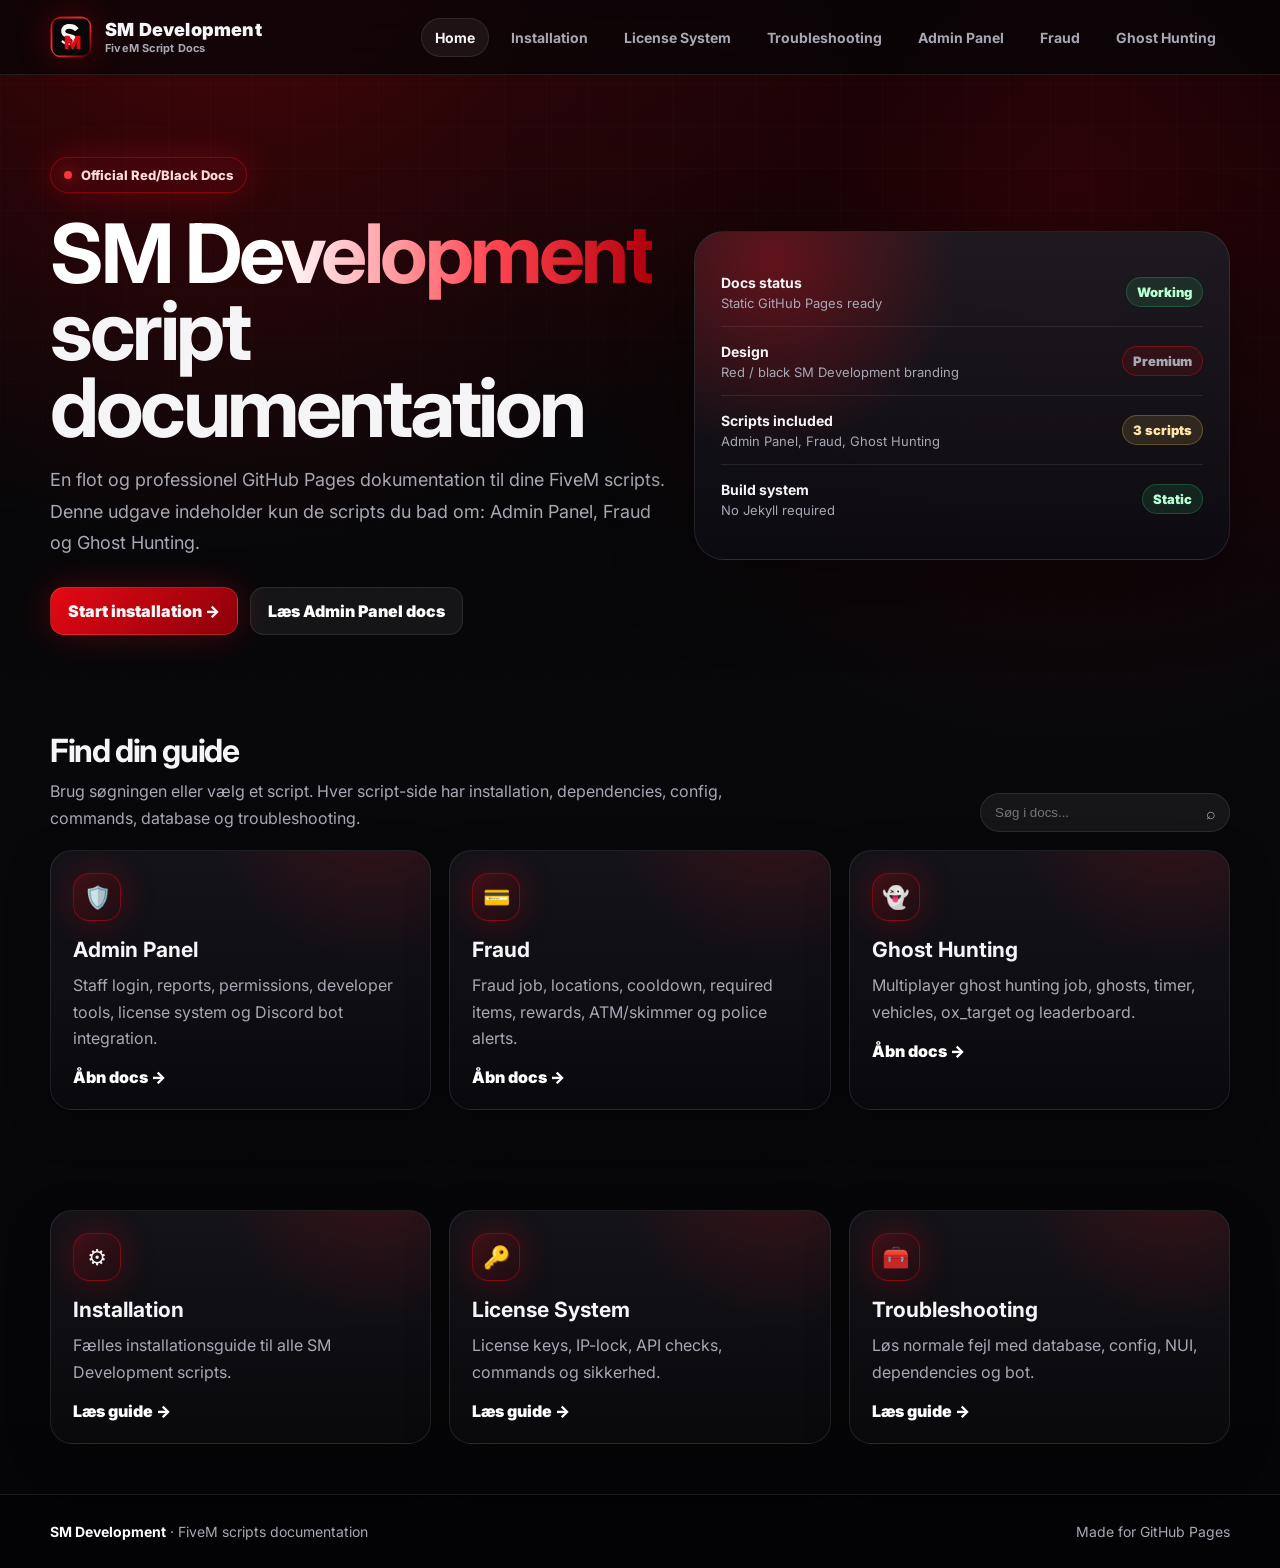
<file: docs/index.html>
<!doctype html>
<html lang="da">
<head>
  <meta charset="utf-8" />
  <meta name="viewport" content="width=device-width, initial-scale=1" />
  <title>SM Development Docs</title>
  <meta name="description" content="Official documentation for SM Development FiveM scripts." />
  <link rel="icon" href="assets/img/sm-logo.svg" />
  <link rel="preconnect" href="https://fonts.googleapis.com">
  <link rel="preconnect" href="https://fonts.gstatic.com" crossorigin>
  <link href="https://fonts.googleapis.com/css2?family=Inter:wght@400;600;700;800;900&family=JetBrains+Mono:wght@500;700&display=swap" rel="stylesheet">
  <link rel="stylesheet" href="assets/css/style.css" />
</head>
<body>
<header class="topbar">
  <div class="container nav">
    <a class="brand" href="index.html" aria-label="SM Development Docs">
      <img class="logo" src="assets/img/sm-logo.svg" alt="SM Development logo">
      <span>SM Development <small>FiveM Script Docs</small></span>
    </a>
    <button class="mobile-btn" data-mobile-btn>Menu</button>
    <nav class="navlinks" data-navlinks><a data-nav href="index.html">Home</a><a data-nav href="installation.html">Installation</a><a data-nav href="license-system.html">License System</a><a data-nav href="troubleshooting.html">Troubleshooting</a><a data-nav href="scripts/admin-panel.html">Admin Panel</a><a data-nav href="scripts/fraud.html">Fraud</a><a data-nav href="scripts/ghost-hunting.html">Ghost Hunting</a></nav>
  </div>
</header>
<section class="hero">
  <div class="container hero-grid">
    <div>
      <div class="badge"><span class="dot"></span> Official Red/Black Docs</div>
      <h1><span class="gradient-text">SM Development</span><br>script documentation</h1>
      <p class="lead">En flot og professionel GitHub Pages dokumentation til dine FiveM scripts. Denne udgave indeholder kun de scripts du bad om: Admin Panel, Fraud og Ghost Hunting.</p>
      <div class="actions">
        <a class="btn primary" href="installation.html">Start installation →</a>
        <a class="btn ghost" href="scripts/admin-panel.html">Læs Admin Panel docs</a>
      </div>
    </div>
    <div class="hero-card">
      <div class="status-line"><div><b>Docs status</b><br><span>Static GitHub Pages ready</span></div><span class="pill ok">Working</span></div>
      <div class="status-line"><div><b>Design</b><br><span>Red / black SM Development branding</span></div><span class="pill">Premium</span></div>
      <div class="status-line"><div><b>Scripts included</b><br><span>Admin Panel, Fraud, Ghost Hunting</span></div><span class="pill warn">3 scripts</span></div>
      <div class="status-line"><div><b>Build system</b><br><span>No Jekyll required</span></div><span class="pill ok">Static</span></div>
    </div>
  </div>
</section>
<section class="section">
  <div class="container">
    <div class="section-head">
      <div><h2>Find din guide</h2><p class="sub">Brug søgningen eller vælg et script. Hver script-side har installation, dependencies, config, commands, database og troubleshooting.</p></div>
      <label class="search"><input data-search type="search" placeholder="Søg i docs..."><span>⌕</span></label>
    </div>
    <div class="grid cols-3">
      <a class="card" data-doc-card href="scripts/admin-panel.html"><div class="icon">🛡️</div><h3>Admin Panel</h3><p>Staff login, reports, permissions, developer tools, license system og Discord bot integration.</p><span class="card-link">Åbn docs →</span></a>
      <a class="card" data-doc-card href="scripts/fraud.html"><div class="icon">💳</div><h3>Fraud</h3><p>Fraud job, locations, cooldown, required items, rewards, ATM/skimmer og police alerts.</p><span class="card-link">Åbn docs →</span></a>
      <a class="card" data-doc-card href="scripts/ghost-hunting.html"><div class="icon">👻</div><h3>Ghost Hunting</h3><p>Multiplayer ghost hunting job, ghosts, timer, vehicles, ox_target og leaderboard.</p><span class="card-link">Åbn docs →</span></a>
    </div>
  </div>
</section>
<section class="section">
  <div class="container grid cols-3">
    <a class="card" data-doc-card href="installation.html"><div class="icon">⚙️</div><h3>Installation</h3><p>Fælles installationsguide til alle SM Development scripts.</p><span class="card-link">Læs guide →</span></a>
    <a class="card" data-doc-card href="license-system.html"><div class="icon">🔑</div><h3>License System</h3><p>License keys, IP-lock, API checks, commands og sikkerhed.</p><span class="card-link">Læs guide →</span></a>
    <a class="card" data-doc-card href="troubleshooting.html"><div class="icon">🧰</div><h3>Troubleshooting</h3><p>Løs normale fejl med database, config, NUI, dependencies og bot.</p><span class="card-link">Læs guide →</span></a>
  </div>
</section>
<footer class="footer"><div class="container footer-inner"><span><b>SM Development</b> · FiveM scripts documentation</span><span>Made for GitHub Pages</span></div></footer>
<script src="assets/js/app.js"></script>
</body>
</html>
</file>
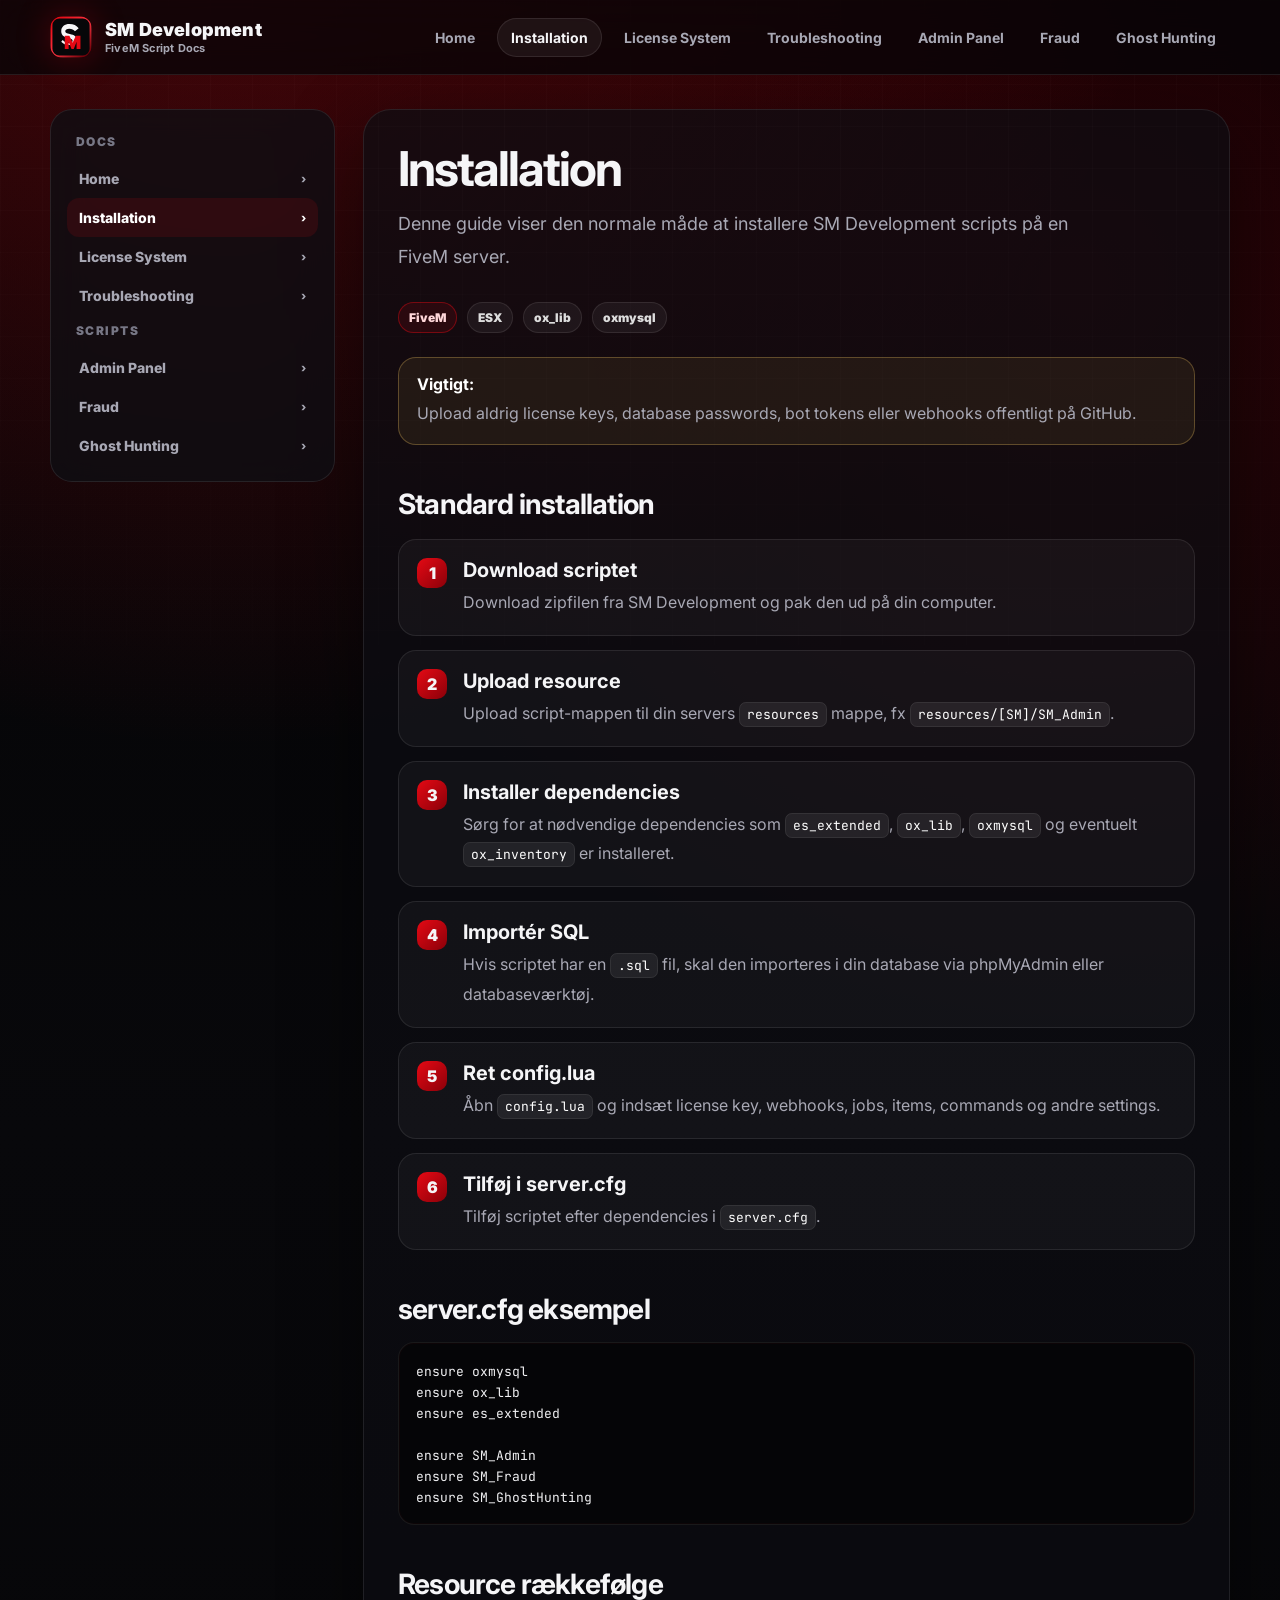
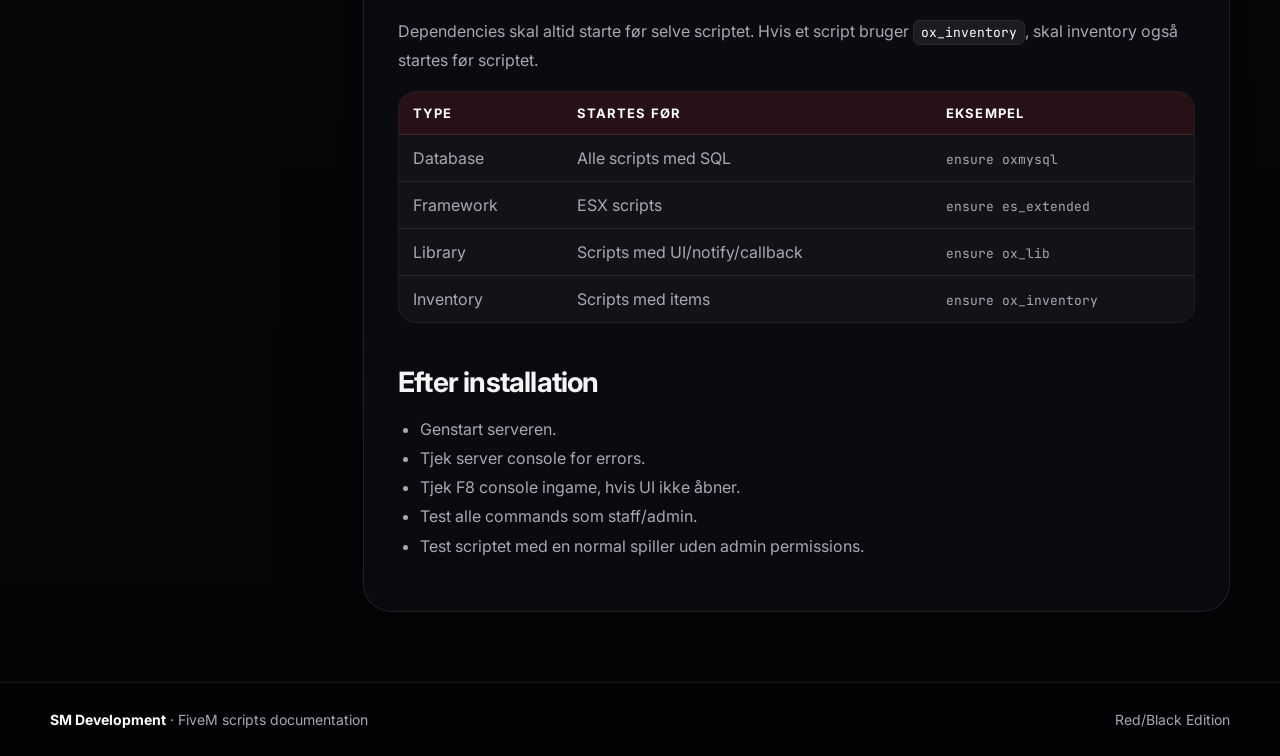
<file: docs/installation.html>
<!doctype html>
<html lang="da">
<head>
  <meta charset="utf-8" />
  <meta name="viewport" content="width=device-width, initial-scale=1" />
  <title>Installation · SM Development Docs</title>
  <meta name="description" content="Install SM Development scripts on FiveM." />
  <link rel="icon" href="assets/img/sm-logo.svg" />
  <link rel="preconnect" href="https://fonts.googleapis.com">
  <link rel="preconnect" href="https://fonts.gstatic.com" crossorigin>
  <link href="https://fonts.googleapis.com/css2?family=Inter:wght@400;600;700;800;900&family=JetBrains+Mono:wght@500;700&display=swap" rel="stylesheet">
  <link rel="stylesheet" href="assets/css/style.css" />
</head>
<body>
  <header class="topbar">
    <div class="container nav">
      <a class="brand" href="index.html" aria-label="SM Development Docs">
        <img class="logo" src="assets/img/sm-logo.svg" alt="SM Development logo">
        <span>SM Development <small>FiveM Script Docs</small></span>
      </a>
      <button class="mobile-btn" data-mobile-btn>Menu</button>
      <nav class="navlinks" data-navlinks><a data-nav href="index.html">Home</a><a data-nav href="installation.html">Installation</a><a data-nav href="license-system.html">License System</a><a data-nav href="troubleshooting.html">Troubleshooting</a><a data-nav href="scripts/admin-panel.html">Admin Panel</a><a data-nav href="scripts/fraud.html">Fraud</a><a data-nav href="scripts/ghost-hunting.html">Ghost Hunting</a></nav>
    </div>
  </header>
  <main class="container layout">
    <aside class="sidebar">
      <div class="side-title">Docs</div>
      <a data-nav href="index.html"><span>Home</span><small>›</small></a><a data-nav href="installation.html"><span>Installation</span><small>›</small></a><a data-nav href="license-system.html"><span>License System</span><small>›</small></a><a data-nav href="troubleshooting.html"><span>Troubleshooting</span><small>›</small></a>
      <div class="side-title">Scripts</div>
      <a data-nav href="scripts/admin-panel.html"><span>Admin Panel</span><small>›</small></a><a data-nav href="scripts/fraud.html"><span>Fraud</span><small>›</small></a><a data-nav href="scripts/ghost-hunting.html"><span>Ghost Hunting</span><small>›</small></a>
    </aside>
    <article class="main doc">
      
<h1>Installation</h1>
<p class="lead">Denne guide viser den normale måde at installere SM Development scripts på en FiveM server.</p>
<div class="meta"><span class="tag red">FiveM</span><span class="tag">ESX</span><span class="tag">ox_lib</span><span class="tag">oxmysql</span></div>
<div class="callout warning"><strong>Vigtigt:</strong><p>Upload aldrig license keys, database passwords, bot tokens eller webhooks offentligt på GitHub.</p></div>
<h2>Standard installation</h2>
<div class="steps">
  <div class="step"><h3>Download scriptet</h3><p>Download zipfilen fra SM Development og pak den ud på din computer.</p></div>
  <div class="step"><h3>Upload resource</h3><p>Upload script-mappen til din servers <code>resources</code> mappe, fx <code>resources/[SM]/SM_Admin</code>.</p></div>
  <div class="step"><h3>Installer dependencies</h3><p>Sørg for at nødvendige dependencies som <code>es_extended</code>, <code>ox_lib</code>, <code>oxmysql</code> og eventuelt <code>ox_inventory</code> er installeret.</p></div>
  <div class="step"><h3>Importér SQL</h3><p>Hvis scriptet har en <code>.sql</code> fil, skal den importeres i din database via phpMyAdmin eller databaseværktøj.</p></div>
  <div class="step"><h3>Ret config.lua</h3><p>Åbn <code>config.lua</code> og indsæt license key, webhooks, jobs, items, commands og andre settings.</p></div>
  <div class="step"><h3>Tilføj i server.cfg</h3><p>Tilføj scriptet efter dependencies i <code>server.cfg</code>.</p></div>
</div>
<h2>server.cfg eksempel</h2>
<pre><code>ensure oxmysql
ensure ox_lib
ensure es_extended

ensure SM_Admin
ensure SM_Fraud
ensure SM_GhostHunting</code></pre>
<h2>Resource rækkefølge</h2>
<p>Dependencies skal altid starte før selve scriptet. Hvis et script bruger <code>ox_inventory</code>, skal inventory også startes før scriptet.</p>
<div class="table-wrap"><table><thead><tr><th>Type</th><th>Startes før</th><th>Eksempel</th></tr></thead><tbody><tr><td>Database</td><td>Alle scripts med SQL</td><td><code>ensure oxmysql</code></td></tr><tr><td>Framework</td><td>ESX scripts</td><td><code>ensure es_extended</code></td></tr><tr><td>Library</td><td>Scripts med UI/notify/callback</td><td><code>ensure ox_lib</code></td></tr><tr><td>Inventory</td><td>Scripts med items</td><td><code>ensure ox_inventory</code></td></tr></tbody></table></div>
<h2>Efter installation</h2>
<ul><li>Genstart serveren.</li><li>Tjek server console for errors.</li><li>Tjek F8 console ingame, hvis UI ikke åbner.</li><li>Test alle commands som staff/admin.</li><li>Test scriptet med en normal spiller uden admin permissions.</li></ul>

    </article>
  </main>
  <footer class="footer"><div class="container footer-inner"><span><b>SM Development</b> · FiveM scripts documentation</span><span>Red/Black Edition</span></div></footer>
  <script src="assets/js/app.js"></script>
</body>
</html>
</file>
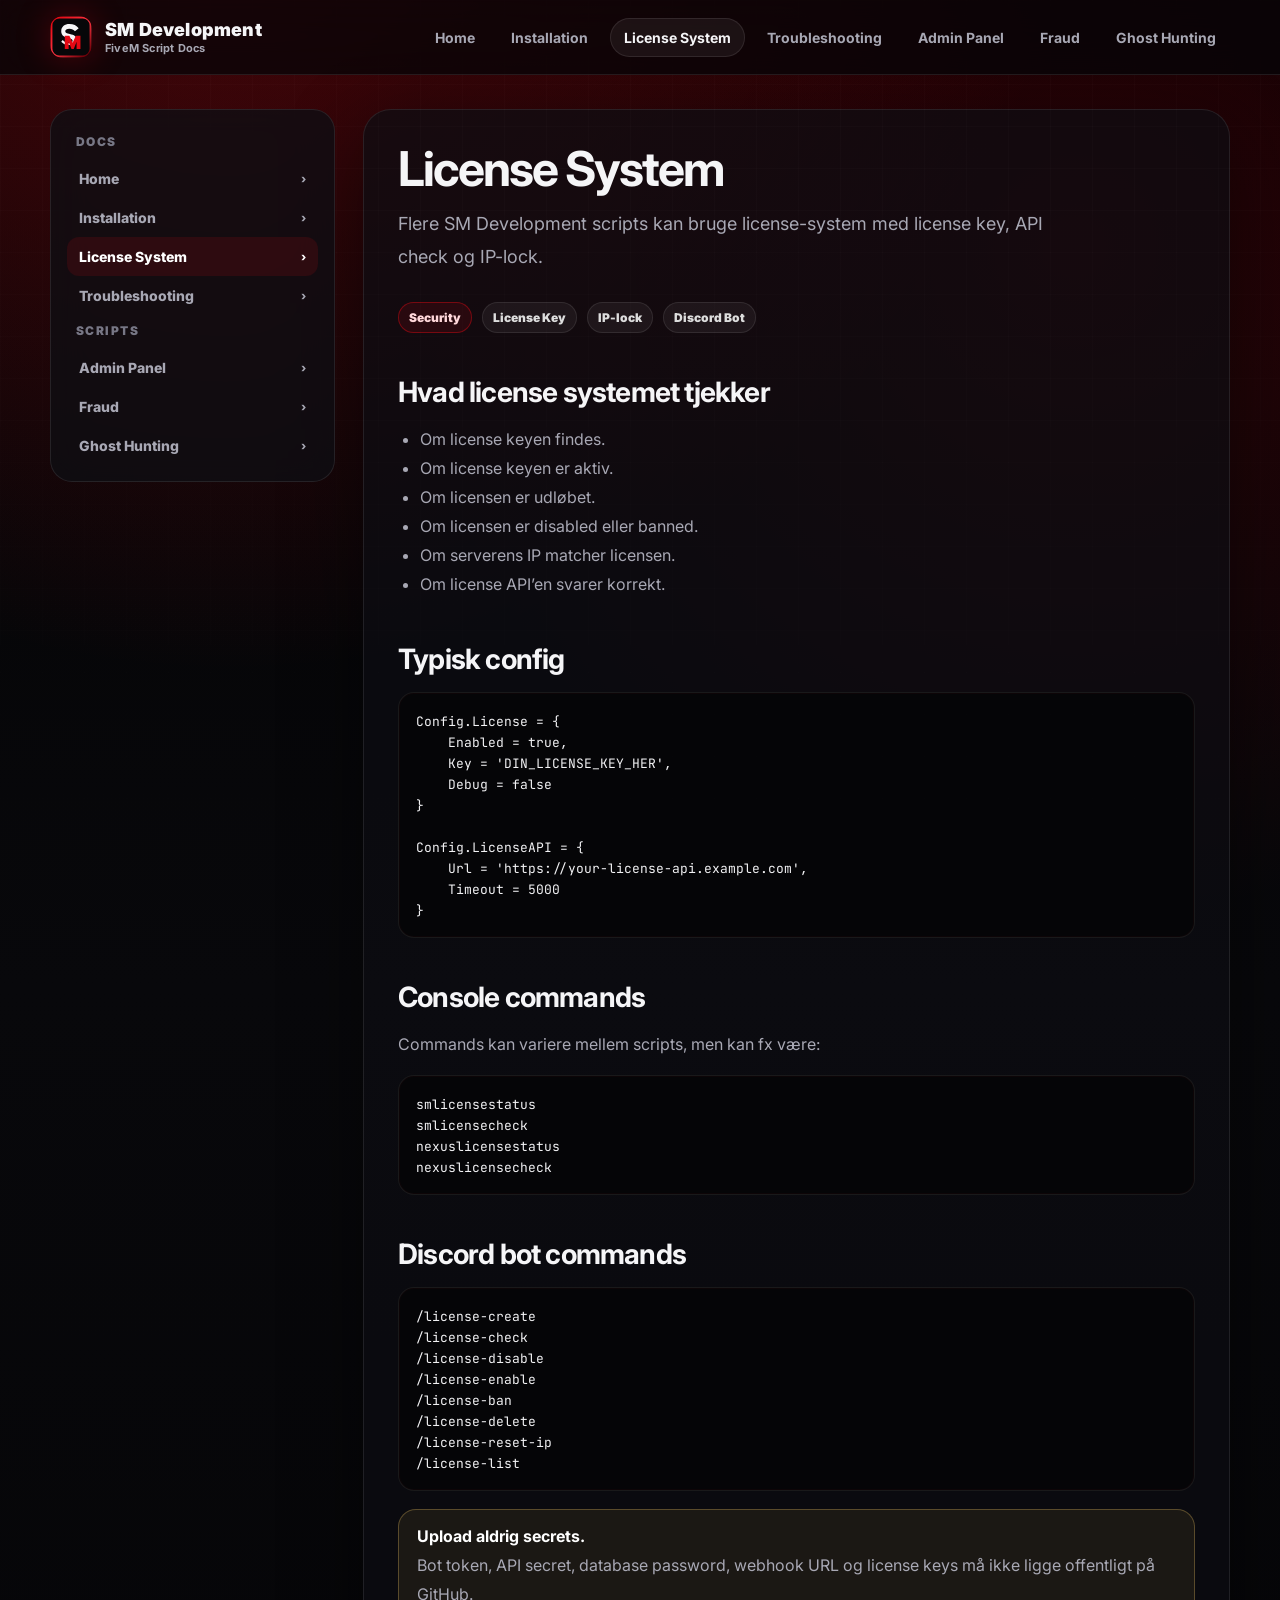
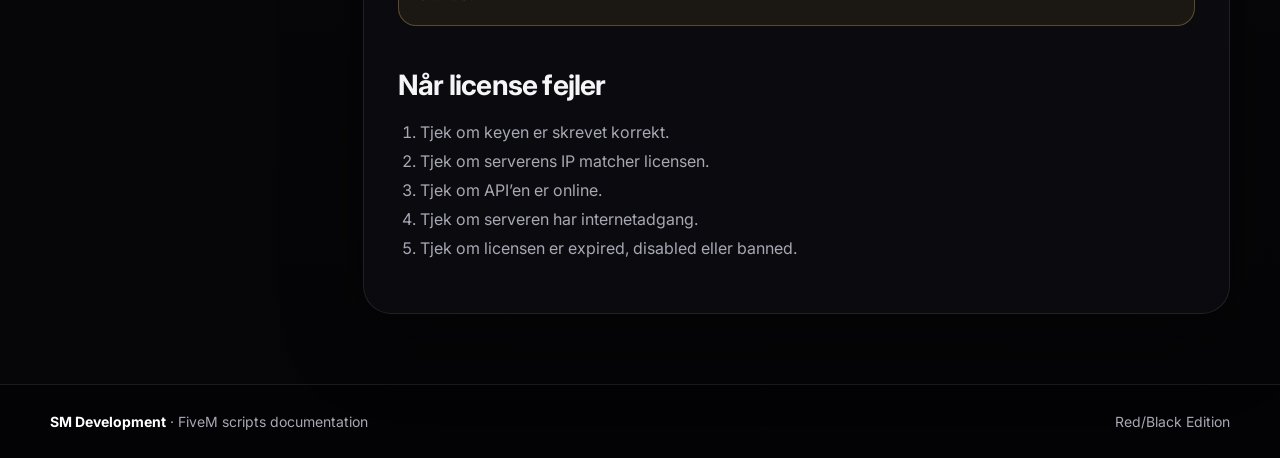
<file: docs/license-system.html>
<!doctype html>
<html lang="da">
<head>
  <meta charset="utf-8" />
  <meta name="viewport" content="width=device-width, initial-scale=1" />
  <title>License System · SM Development Docs</title>
  <meta name="description" content="SM Development license system guide." />
  <link rel="icon" href="assets/img/sm-logo.svg" />
  <link rel="preconnect" href="https://fonts.googleapis.com">
  <link rel="preconnect" href="https://fonts.gstatic.com" crossorigin>
  <link href="https://fonts.googleapis.com/css2?family=Inter:wght@400;600;700;800;900&family=JetBrains+Mono:wght@500;700&display=swap" rel="stylesheet">
  <link rel="stylesheet" href="assets/css/style.css" />
</head>
<body>
  <header class="topbar">
    <div class="container nav">
      <a class="brand" href="index.html" aria-label="SM Development Docs">
        <img class="logo" src="assets/img/sm-logo.svg" alt="SM Development logo">
        <span>SM Development <small>FiveM Script Docs</small></span>
      </a>
      <button class="mobile-btn" data-mobile-btn>Menu</button>
      <nav class="navlinks" data-navlinks><a data-nav href="index.html">Home</a><a data-nav href="installation.html">Installation</a><a data-nav href="license-system.html">License System</a><a data-nav href="troubleshooting.html">Troubleshooting</a><a data-nav href="scripts/admin-panel.html">Admin Panel</a><a data-nav href="scripts/fraud.html">Fraud</a><a data-nav href="scripts/ghost-hunting.html">Ghost Hunting</a></nav>
    </div>
  </header>
  <main class="container layout">
    <aside class="sidebar">
      <div class="side-title">Docs</div>
      <a data-nav href="index.html"><span>Home</span><small>›</small></a><a data-nav href="installation.html"><span>Installation</span><small>›</small></a><a data-nav href="license-system.html"><span>License System</span><small>›</small></a><a data-nav href="troubleshooting.html"><span>Troubleshooting</span><small>›</small></a>
      <div class="side-title">Scripts</div>
      <a data-nav href="scripts/admin-panel.html"><span>Admin Panel</span><small>›</small></a><a data-nav href="scripts/fraud.html"><span>Fraud</span><small>›</small></a><a data-nav href="scripts/ghost-hunting.html"><span>Ghost Hunting</span><small>›</small></a>
    </aside>
    <article class="main doc">
      
<h1>License System</h1>
<p class="lead">Flere SM Development scripts kan bruge license-system med license key, API check og IP-lock.</p>
<div class="meta"><span class="tag red">Security</span><span class="tag">License Key</span><span class="tag">IP-lock</span><span class="tag">Discord Bot</span></div>
<h2>Hvad license systemet tjekker</h2>
<ul><li>Om license keyen findes.</li><li>Om license keyen er aktiv.</li><li>Om licensen er udløbet.</li><li>Om licensen er disabled eller banned.</li><li>Om serverens IP matcher licensen.</li><li>Om license API’en svarer korrekt.</li></ul>
<h2>Typisk config</h2>
<pre><code>Config.License = {
    Enabled = true,
    Key = 'DIN_LICENSE_KEY_HER',
    Debug = false
}

Config.LicenseAPI = {
    Url = 'https://your-license-api.example.com',
    Timeout = 5000
}</code></pre>
<h2>Console commands</h2>
<p>Commands kan variere mellem scripts, men kan fx være:</p>
<pre><code>smlicensestatus
smlicensecheck
nexuslicensestatus
nexuslicensecheck</code></pre>
<h2>Discord bot commands</h2>
<pre><code>/license-create
/license-check
/license-disable
/license-enable
/license-ban
/license-delete
/license-reset-ip
/license-list</code></pre>
<div class="callout warning"><strong>Upload aldrig secrets.</strong><p>Bot token, API secret, database password, webhook URL og license keys må ikke ligge offentligt på GitHub.</p></div>
<h2>Når license fejler</h2>
<ol><li>Tjek om keyen er skrevet korrekt.</li><li>Tjek om serverens IP matcher licensen.</li><li>Tjek om API’en er online.</li><li>Tjek om serveren har internetadgang.</li><li>Tjek om licensen er expired, disabled eller banned.</li></ol>

    </article>
  </main>
  <footer class="footer"><div class="container footer-inner"><span><b>SM Development</b> · FiveM scripts documentation</span><span>Red/Black Edition</span></div></footer>
  <script src="assets/js/app.js"></script>
</body>
</html>
</file>
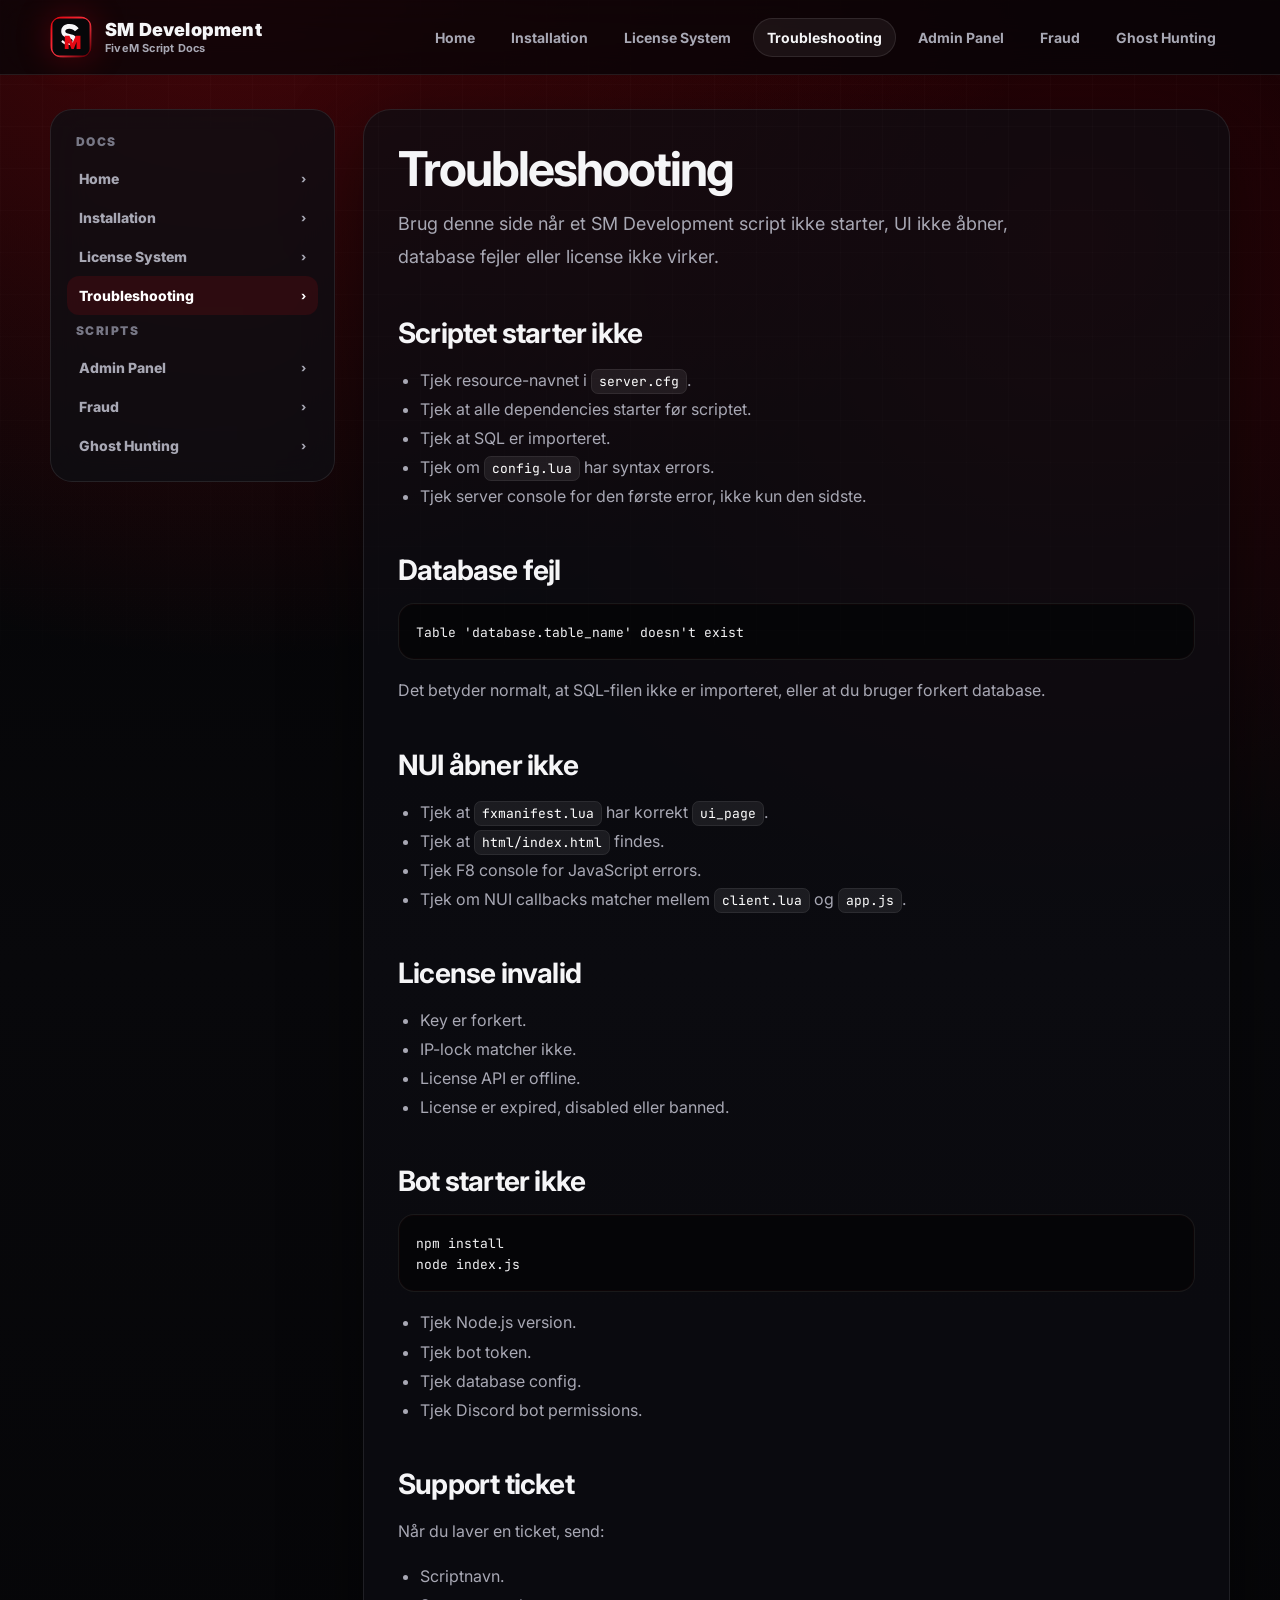
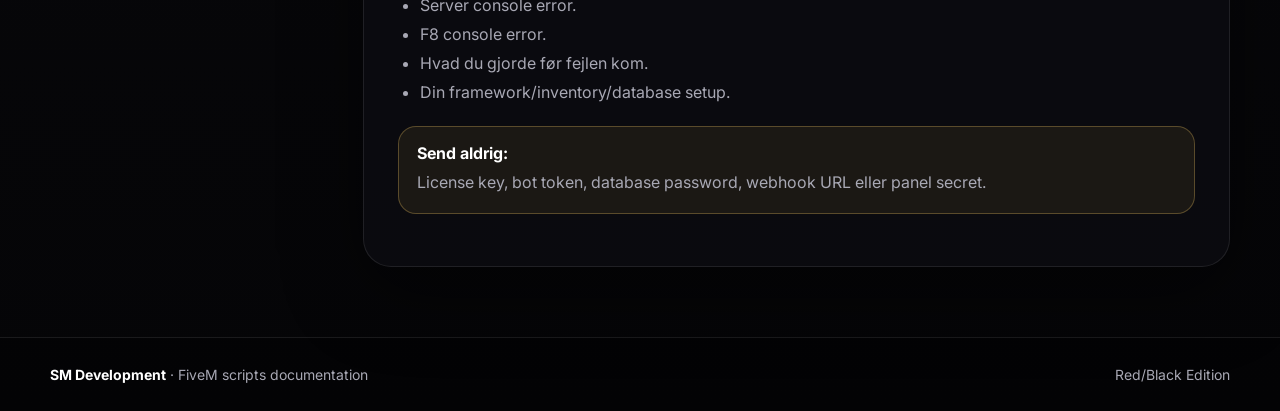
<file: docs/troubleshooting.html>
<!doctype html>
<html lang="da">
<head>
  <meta charset="utf-8" />
  <meta name="viewport" content="width=device-width, initial-scale=1" />
  <title>Troubleshooting · SM Development Docs</title>
  <meta name="description" content="Troubleshooting SM Development FiveM scripts." />
  <link rel="icon" href="assets/img/sm-logo.svg" />
  <link rel="preconnect" href="https://fonts.googleapis.com">
  <link rel="preconnect" href="https://fonts.gstatic.com" crossorigin>
  <link href="https://fonts.googleapis.com/css2?family=Inter:wght@400;600;700;800;900&family=JetBrains+Mono:wght@500;700&display=swap" rel="stylesheet">
  <link rel="stylesheet" href="assets/css/style.css" />
</head>
<body>
  <header class="topbar">
    <div class="container nav">
      <a class="brand" href="index.html" aria-label="SM Development Docs">
        <img class="logo" src="assets/img/sm-logo.svg" alt="SM Development logo">
        <span>SM Development <small>FiveM Script Docs</small></span>
      </a>
      <button class="mobile-btn" data-mobile-btn>Menu</button>
      <nav class="navlinks" data-navlinks><a data-nav href="index.html">Home</a><a data-nav href="installation.html">Installation</a><a data-nav href="license-system.html">License System</a><a data-nav href="troubleshooting.html">Troubleshooting</a><a data-nav href="scripts/admin-panel.html">Admin Panel</a><a data-nav href="scripts/fraud.html">Fraud</a><a data-nav href="scripts/ghost-hunting.html">Ghost Hunting</a></nav>
    </div>
  </header>
  <main class="container layout">
    <aside class="sidebar">
      <div class="side-title">Docs</div>
      <a data-nav href="index.html"><span>Home</span><small>›</small></a><a data-nav href="installation.html"><span>Installation</span><small>›</small></a><a data-nav href="license-system.html"><span>License System</span><small>›</small></a><a data-nav href="troubleshooting.html"><span>Troubleshooting</span><small>›</small></a>
      <div class="side-title">Scripts</div>
      <a data-nav href="scripts/admin-panel.html"><span>Admin Panel</span><small>›</small></a><a data-nav href="scripts/fraud.html"><span>Fraud</span><small>›</small></a><a data-nav href="scripts/ghost-hunting.html"><span>Ghost Hunting</span><small>›</small></a>
    </aside>
    <article class="main doc">
      
<h1>Troubleshooting</h1>
<p class="lead">Brug denne side når et SM Development script ikke starter, UI ikke åbner, database fejler eller license ikke virker.</p>
<h2>Scriptet starter ikke</h2>
<ul><li>Tjek resource-navnet i <code>server.cfg</code>.</li><li>Tjek at alle dependencies starter før scriptet.</li><li>Tjek at SQL er importeret.</li><li>Tjek om <code>config.lua</code> har syntax errors.</li><li>Tjek server console for den første error, ikke kun den sidste.</li></ul>
<h2>Database fejl</h2>
<pre><code>Table 'database.table_name' doesn't exist</code></pre>
<p>Det betyder normalt, at SQL-filen ikke er importeret, eller at du bruger forkert database.</p>
<h2>NUI åbner ikke</h2>
<ul><li>Tjek at <code>fxmanifest.lua</code> har korrekt <code>ui_page</code>.</li><li>Tjek at <code>html/index.html</code> findes.</li><li>Tjek F8 console for JavaScript errors.</li><li>Tjek om NUI callbacks matcher mellem <code>client.lua</code> og <code>app.js</code>.</li></ul>
<h2>License invalid</h2>
<ul><li>Key er forkert.</li><li>IP-lock matcher ikke.</li><li>License API er offline.</li><li>License er expired, disabled eller banned.</li></ul>
<h2>Bot starter ikke</h2>
<pre><code>npm install
node index.js</code></pre>
<ul><li>Tjek Node.js version.</li><li>Tjek bot token.</li><li>Tjek database config.</li><li>Tjek Discord bot permissions.</li></ul>
<h2>Support ticket</h2>
<p>Når du laver en ticket, send:</p>
<ul><li>Scriptnavn.</li><li>Server console error.</li><li>F8 console error.</li><li>Hvad du gjorde før fejlen kom.</li><li>Din framework/inventory/database setup.</li></ul>
<div class="callout warning"><strong>Send aldrig:</strong><p>License key, bot token, database password, webhook URL eller panel secret.</p></div>

    </article>
  </main>
  <footer class="footer"><div class="container footer-inner"><span><b>SM Development</b> · FiveM scripts documentation</span><span>Red/Black Edition</span></div></footer>
  <script src="assets/js/app.js"></script>
</body>
</html>
</file>
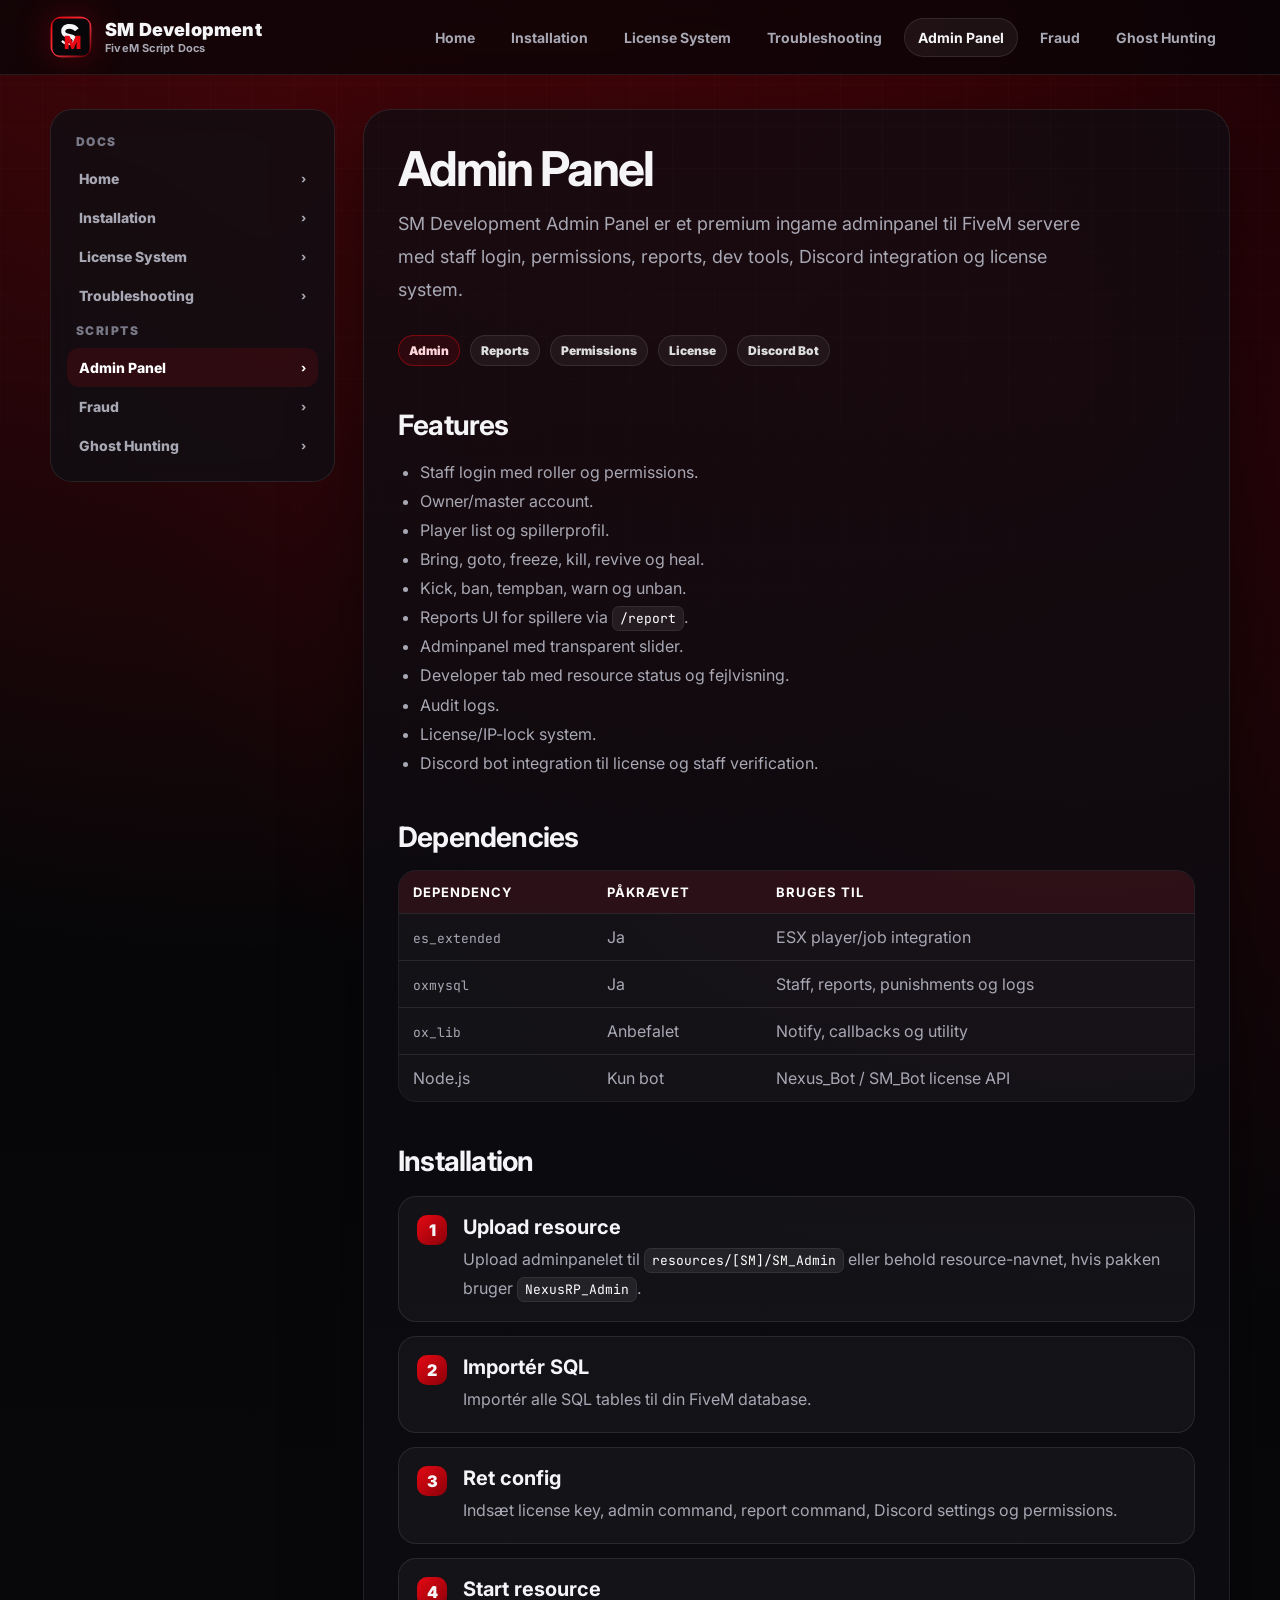
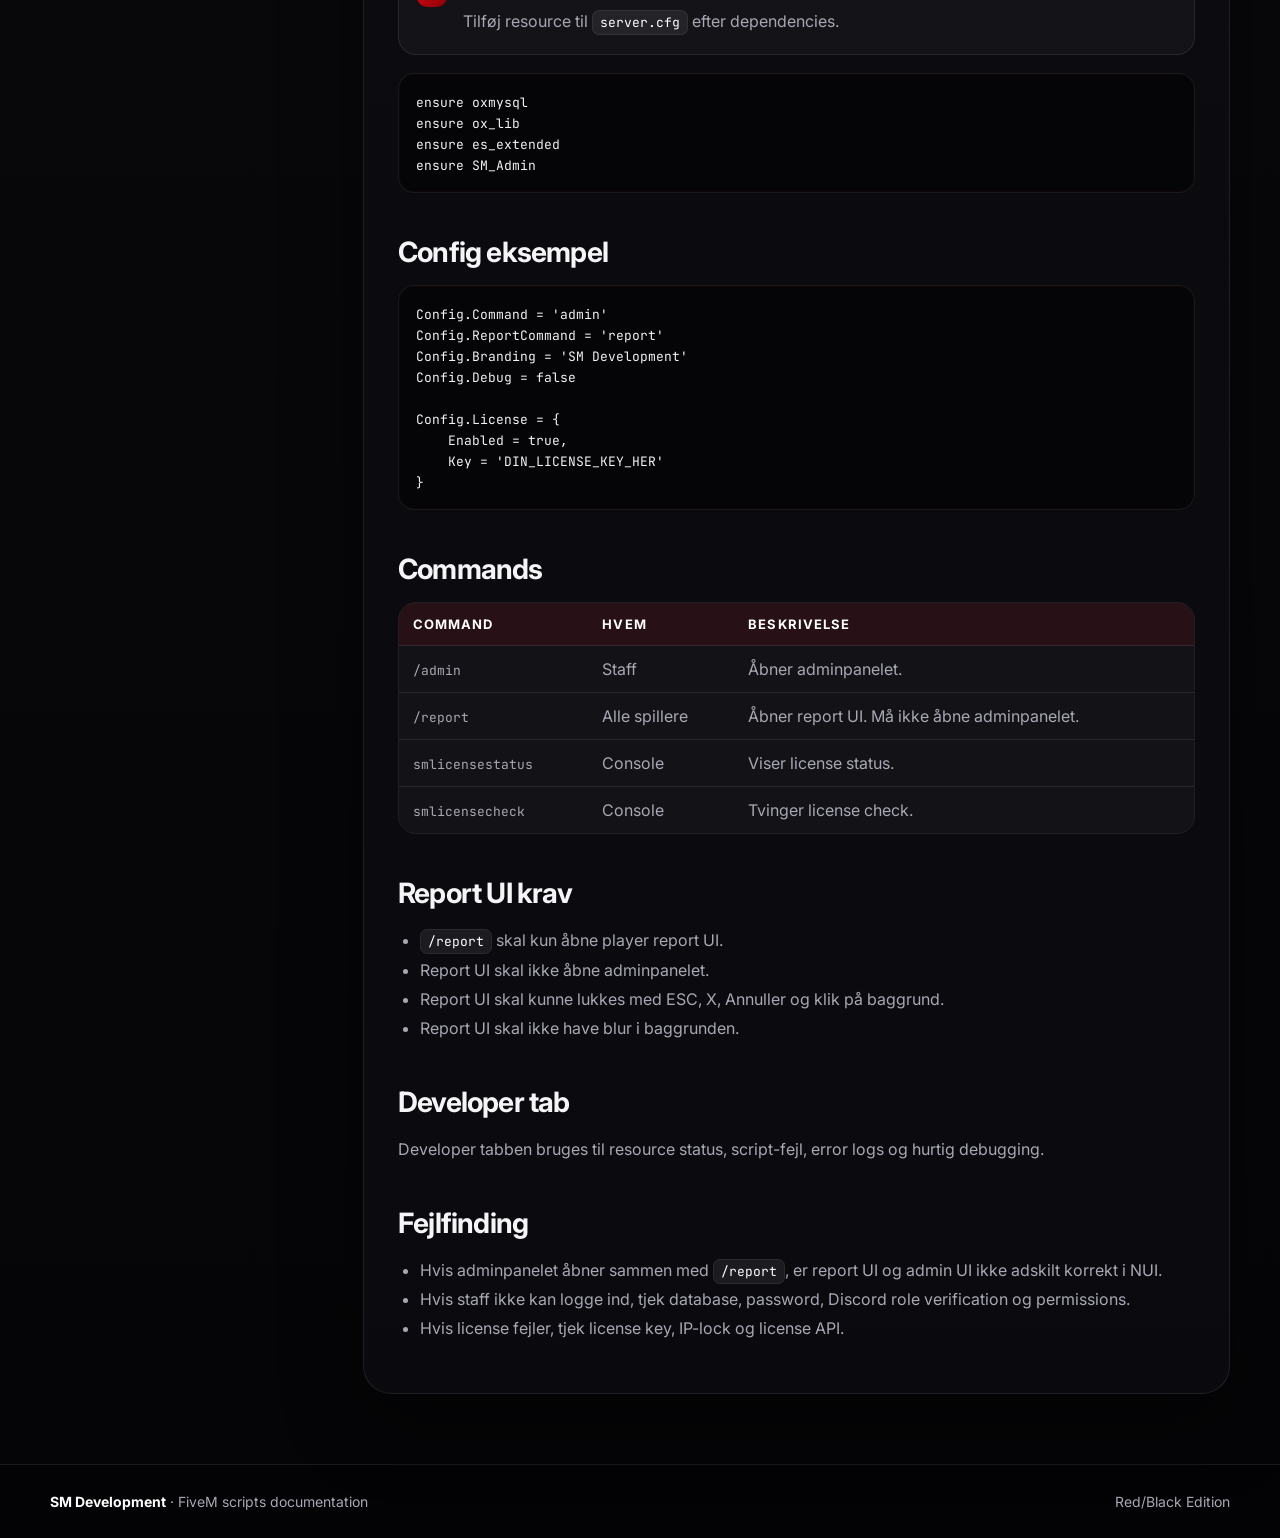
<file: docs/scripts/admin-panel.html>
<!doctype html>
<html lang="da">
<head>
  <meta charset="utf-8" />
  <meta name="viewport" content="width=device-width, initial-scale=1" />
  <title>Admin Panel · SM Development Docs</title>
  <meta name="description" content="Admin Panel documentation." />
  <link rel="icon" href="../assets/img/sm-logo.svg" />
  <link rel="preconnect" href="https://fonts.googleapis.com">
  <link rel="preconnect" href="https://fonts.gstatic.com" crossorigin>
  <link href="https://fonts.googleapis.com/css2?family=Inter:wght@400;600;700;800;900&family=JetBrains+Mono:wght@500;700&display=swap" rel="stylesheet">
  <link rel="stylesheet" href="../assets/css/style.css" />
</head>
<body>
  <header class="topbar">
    <div class="container nav">
      <a class="brand" href="../index.html" aria-label="SM Development Docs">
        <img class="logo" src="../assets/img/sm-logo.svg" alt="SM Development logo">
        <span>SM Development <small>FiveM Script Docs</small></span>
      </a>
      <button class="mobile-btn" data-mobile-btn>Menu</button>
      <nav class="navlinks" data-navlinks><a data-nav href="../index.html">Home</a><a data-nav href="../installation.html">Installation</a><a data-nav href="../license-system.html">License System</a><a data-nav href="../troubleshooting.html">Troubleshooting</a><a data-nav href="../scripts/admin-panel.html">Admin Panel</a><a data-nav href="../scripts/fraud.html">Fraud</a><a data-nav href="../scripts/ghost-hunting.html">Ghost Hunting</a></nav>
    </div>
  </header>
  <main class="container layout">
    <aside class="sidebar">
      <div class="side-title">Docs</div>
      <a data-nav href="../index.html"><span>Home</span><small>›</small></a><a data-nav href="../installation.html"><span>Installation</span><small>›</small></a><a data-nav href="../license-system.html"><span>License System</span><small>›</small></a><a data-nav href="../troubleshooting.html"><span>Troubleshooting</span><small>›</small></a>
      <div class="side-title">Scripts</div>
      <a data-nav href="../scripts/admin-panel.html"><span>Admin Panel</span><small>›</small></a><a data-nav href="../scripts/fraud.html"><span>Fraud</span><small>›</small></a><a data-nav href="../scripts/ghost-hunting.html"><span>Ghost Hunting</span><small>›</small></a>
    </aside>
    <article class="main doc">
      
<h1>Admin Panel</h1>
<p class="lead">SM Development Admin Panel er et premium ingame adminpanel til FiveM servere med staff login, permissions, reports, dev tools, Discord integration og license system.</p>
<div class="meta"><span class="tag red">Admin</span><span class="tag">Reports</span><span class="tag">Permissions</span><span class="tag">License</span><span class="tag">Discord Bot</span></div>
<h2>Features</h2>
<ul><li>Staff login med roller og permissions.</li><li>Owner/master account.</li><li>Player list og spillerprofil.</li><li>Bring, goto, freeze, kill, revive og heal.</li><li>Kick, ban, tempban, warn og unban.</li><li>Reports UI for spillere via <code>/report</code>.</li><li>Adminpanel med transparent slider.</li><li>Developer tab med resource status og fejlvisning.</li><li>Audit logs.</li><li>License/IP-lock system.</li><li>Discord bot integration til license og staff verification.</li></ul>
<h2>Dependencies</h2>
<div class="table-wrap"><table><thead><tr><th>Dependency</th><th>Påkrævet</th><th>Bruges til</th></tr></thead><tbody><tr><td><code>es_extended</code></td><td>Ja</td><td>ESX player/job integration</td></tr><tr><td><code>oxmysql</code></td><td>Ja</td><td>Staff, reports, punishments og logs</td></tr><tr><td><code>ox_lib</code></td><td>Anbefalet</td><td>Notify, callbacks og utility</td></tr><tr><td>Node.js</td><td>Kun bot</td><td>Nexus_Bot / SM_Bot license API</td></tr></tbody></table></div>
<h2>Installation</h2>
<div class="steps"><div class="step"><h3>Upload resource</h3><p>Upload adminpanelet til <code>resources/[SM]/SM_Admin</code> eller behold resource-navnet, hvis pakken bruger <code>NexusRP_Admin</code>.</p></div><div class="step"><h3>Importér SQL</h3><p>Importér alle SQL tables til din FiveM database.</p></div><div class="step"><h3>Ret config</h3><p>Indsæt license key, admin command, report command, Discord settings og permissions.</p></div><div class="step"><h3>Start resource</h3><p>Tilføj resource til <code>server.cfg</code> efter dependencies.</p></div></div>
<pre><code>ensure oxmysql
ensure ox_lib
ensure es_extended
ensure SM_Admin</code></pre>
<h2>Config eksempel</h2>
<pre><code>Config.Command = 'admin'
Config.ReportCommand = 'report'
Config.Branding = 'SM Development'
Config.Debug = false

Config.License = {
    Enabled = true,
    Key = 'DIN_LICENSE_KEY_HER'
}</code></pre>
<h2>Commands</h2>
<div class="table-wrap"><table><thead><tr><th>Command</th><th>Hvem</th><th>Beskrivelse</th></tr></thead><tbody><tr><td><code>/admin</code></td><td>Staff</td><td>Åbner adminpanelet.</td></tr><tr><td><code>/report</code></td><td>Alle spillere</td><td>Åbner report UI. Må ikke åbne adminpanelet.</td></tr><tr><td><code>smlicensestatus</code></td><td>Console</td><td>Viser license status.</td></tr><tr><td><code>smlicensecheck</code></td><td>Console</td><td>Tvinger license check.</td></tr></tbody></table></div>
<h2>Report UI krav</h2>
<ul><li><code>/report</code> skal kun åbne player report UI.</li><li>Report UI skal ikke åbne adminpanelet.</li><li>Report UI skal kunne lukkes med ESC, X, Annuller og klik på baggrund.</li><li>Report UI skal ikke have blur i baggrunden.</li></ul>
<h2>Developer tab</h2>
<p>Developer tabben bruges til resource status, script-fejl, error logs og hurtig debugging.</p>
<h2>Fejlfinding</h2>
<ul><li>Hvis adminpanelet åbner sammen med <code>/report</code>, er report UI og admin UI ikke adskilt korrekt i NUI.</li><li>Hvis staff ikke kan logge ind, tjek database, password, Discord role verification og permissions.</li><li>Hvis license fejler, tjek license key, IP-lock og license API.</li></ul>

    </article>
  </main>
  <footer class="footer"><div class="container footer-inner"><span><b>SM Development</b> · FiveM scripts documentation</span><span>Red/Black Edition</span></div></footer>
  <script src="../assets/js/app.js"></script>
</body>
</html>
</file>
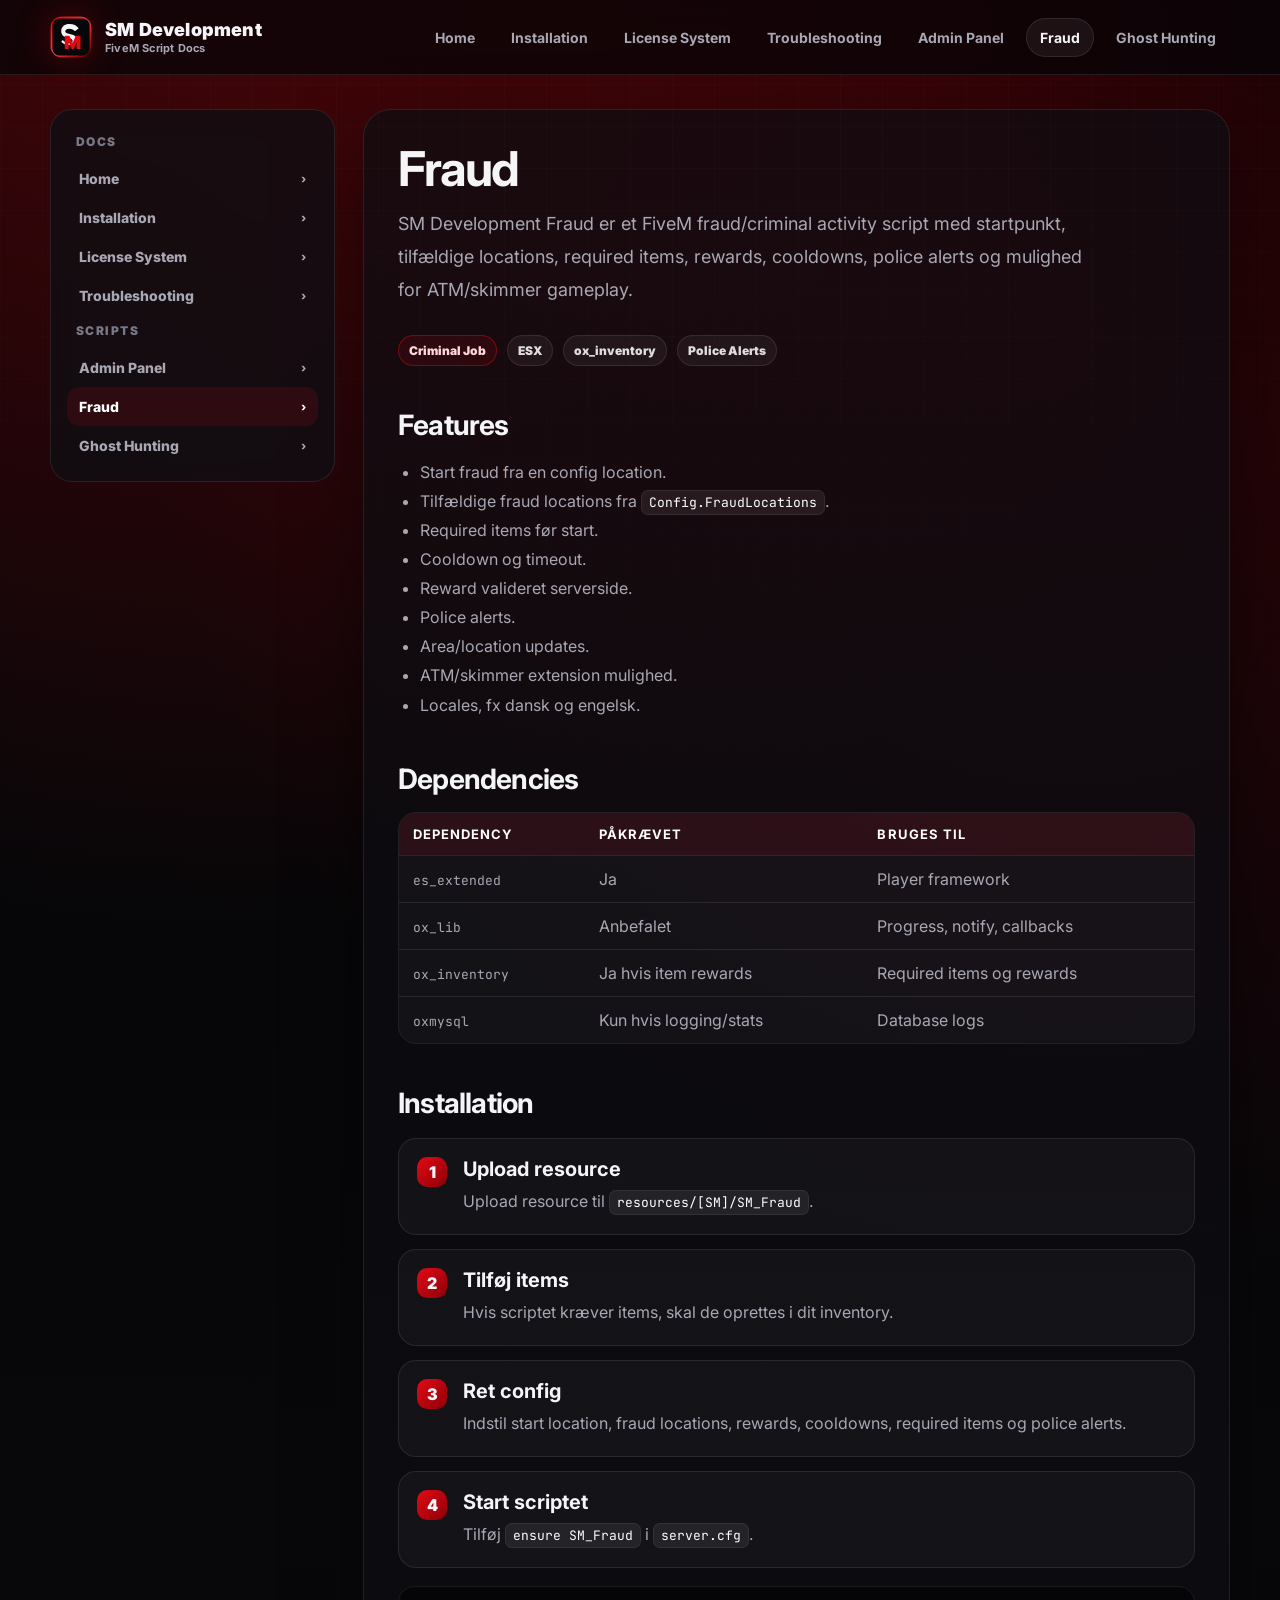
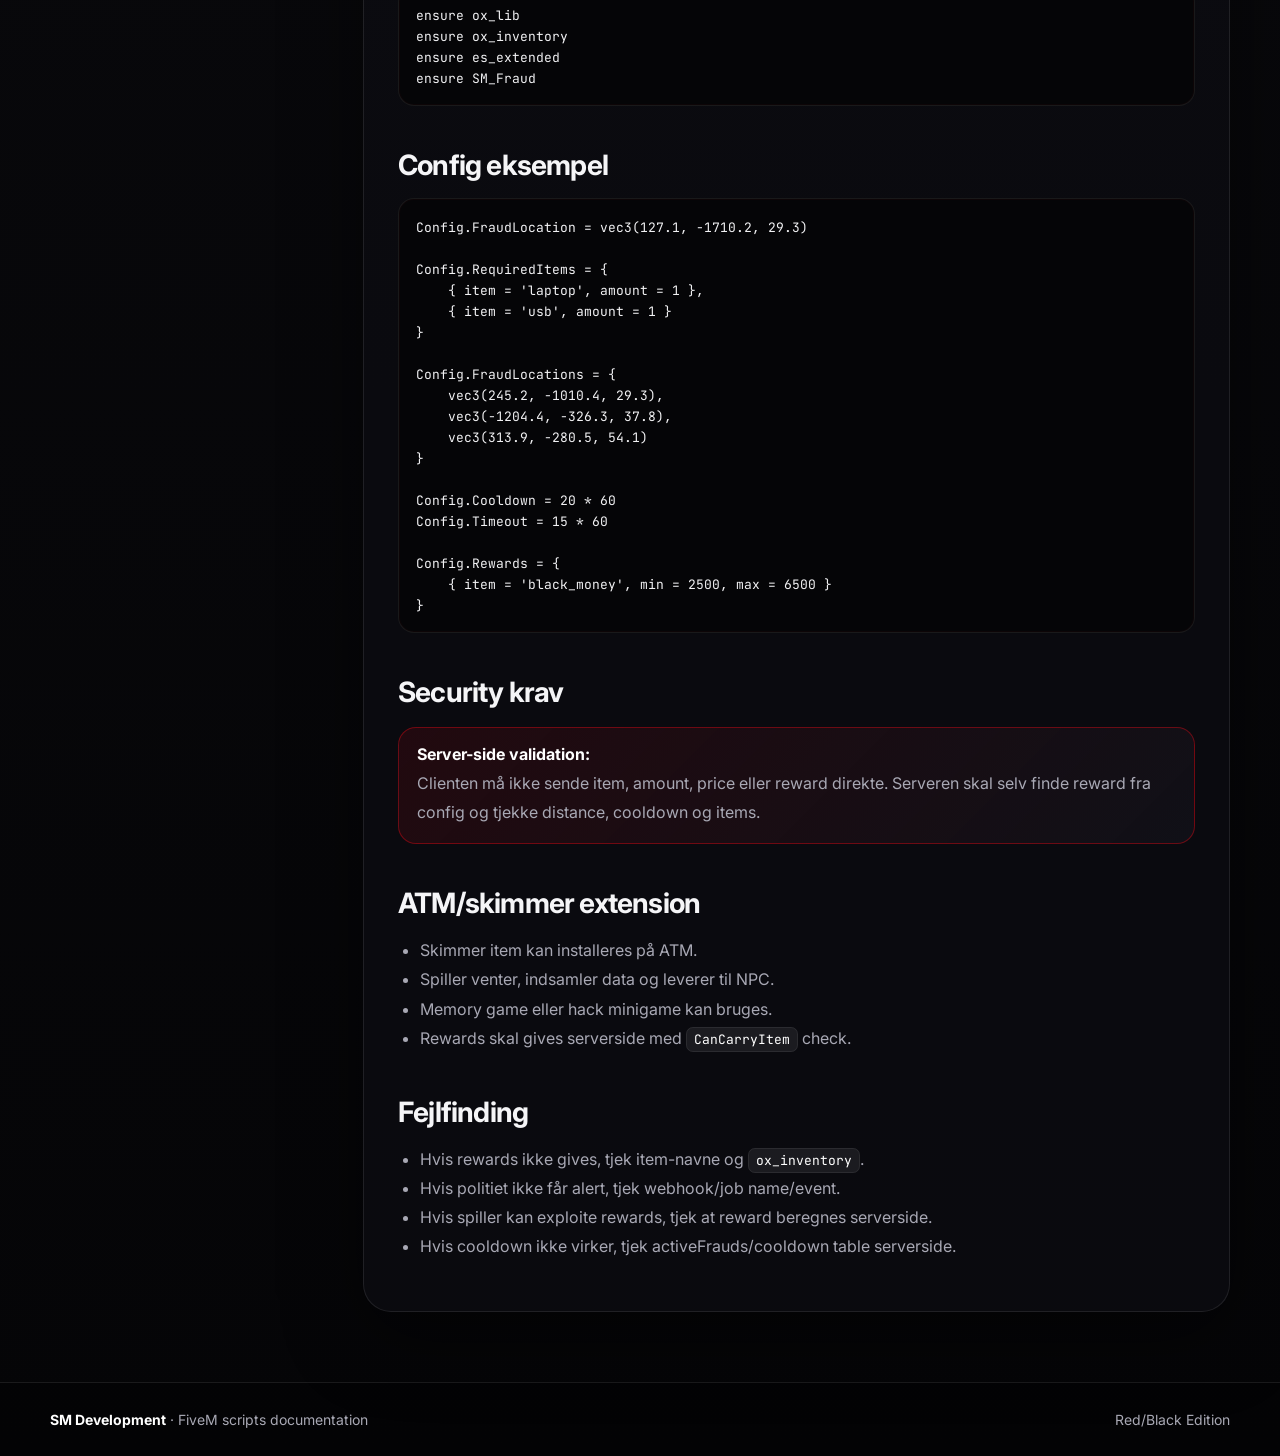
<file: docs/scripts/fraud.html>
<!doctype html>
<html lang="da">
<head>
  <meta charset="utf-8" />
  <meta name="viewport" content="width=device-width, initial-scale=1" />
  <title>Fraud · SM Development Docs</title>
  <meta name="description" content="Fraud script documentation." />
  <link rel="icon" href="../assets/img/sm-logo.svg" />
  <link rel="preconnect" href="https://fonts.googleapis.com">
  <link rel="preconnect" href="https://fonts.gstatic.com" crossorigin>
  <link href="https://fonts.googleapis.com/css2?family=Inter:wght@400;600;700;800;900&family=JetBrains+Mono:wght@500;700&display=swap" rel="stylesheet">
  <link rel="stylesheet" href="../assets/css/style.css" />
</head>
<body>
  <header class="topbar">
    <div class="container nav">
      <a class="brand" href="../index.html" aria-label="SM Development Docs">
        <img class="logo" src="../assets/img/sm-logo.svg" alt="SM Development logo">
        <span>SM Development <small>FiveM Script Docs</small></span>
      </a>
      <button class="mobile-btn" data-mobile-btn>Menu</button>
      <nav class="navlinks" data-navlinks><a data-nav href="../index.html">Home</a><a data-nav href="../installation.html">Installation</a><a data-nav href="../license-system.html">License System</a><a data-nav href="../troubleshooting.html">Troubleshooting</a><a data-nav href="../scripts/admin-panel.html">Admin Panel</a><a data-nav href="../scripts/fraud.html">Fraud</a><a data-nav href="../scripts/ghost-hunting.html">Ghost Hunting</a></nav>
    </div>
  </header>
  <main class="container layout">
    <aside class="sidebar">
      <div class="side-title">Docs</div>
      <a data-nav href="../index.html"><span>Home</span><small>›</small></a><a data-nav href="../installation.html"><span>Installation</span><small>›</small></a><a data-nav href="../license-system.html"><span>License System</span><small>›</small></a><a data-nav href="../troubleshooting.html"><span>Troubleshooting</span><small>›</small></a>
      <div class="side-title">Scripts</div>
      <a data-nav href="../scripts/admin-panel.html"><span>Admin Panel</span><small>›</small></a><a data-nav href="../scripts/fraud.html"><span>Fraud</span><small>›</small></a><a data-nav href="../scripts/ghost-hunting.html"><span>Ghost Hunting</span><small>›</small></a>
    </aside>
    <article class="main doc">
      
<h1>Fraud</h1>
<p class="lead">SM Development Fraud er et FiveM fraud/criminal activity script med startpunkt, tilfældige locations, required items, rewards, cooldowns, police alerts og mulighed for ATM/skimmer gameplay.</p>
<div class="meta"><span class="tag red">Criminal Job</span><span class="tag">ESX</span><span class="tag">ox_inventory</span><span class="tag">Police Alerts</span></div>
<h2>Features</h2>
<ul><li>Start fraud fra en config location.</li><li>Tilfældige fraud locations fra <code>Config.FraudLocations</code>.</li><li>Required items før start.</li><li>Cooldown og timeout.</li><li>Reward valideret serverside.</li><li>Police alerts.</li><li>Area/location updates.</li><li>ATM/skimmer extension mulighed.</li><li>Locales, fx dansk og engelsk.</li></ul>
<h2>Dependencies</h2>
<div class="table-wrap"><table><thead><tr><th>Dependency</th><th>Påkrævet</th><th>Bruges til</th></tr></thead><tbody><tr><td><code>es_extended</code></td><td>Ja</td><td>Player framework</td></tr><tr><td><code>ox_lib</code></td><td>Anbefalet</td><td>Progress, notify, callbacks</td></tr><tr><td><code>ox_inventory</code></td><td>Ja hvis item rewards</td><td>Required items og rewards</td></tr><tr><td><code>oxmysql</code></td><td>Kun hvis logging/stats</td><td>Database logs</td></tr></tbody></table></div>
<h2>Installation</h2>
<div class="steps"><div class="step"><h3>Upload resource</h3><p>Upload resource til <code>resources/[SM]/SM_Fraud</code>.</p></div><div class="step"><h3>Tilføj items</h3><p>Hvis scriptet kræver items, skal de oprettes i dit inventory.</p></div><div class="step"><h3>Ret config</h3><p>Indstil start location, fraud locations, rewards, cooldowns, required items og police alerts.</p></div><div class="step"><h3>Start scriptet</h3><p>Tilføj <code>ensure SM_Fraud</code> i <code>server.cfg</code>.</p></div></div>
<pre><code>ensure ox_lib
ensure ox_inventory
ensure es_extended
ensure SM_Fraud</code></pre>
<h2>Config eksempel</h2>
<pre><code>Config.FraudLocation = vec3(127.1, -1710.2, 29.3)

Config.RequiredItems = {
    { item = 'laptop', amount = 1 },
    { item = 'usb', amount = 1 }
}

Config.FraudLocations = {
    vec3(245.2, -1010.4, 29.3),
    vec3(-1204.4, -326.3, 37.8),
    vec3(313.9, -280.5, 54.1)
}

Config.Cooldown = 20 * 60
Config.Timeout = 15 * 60

Config.Rewards = {
    { item = 'black_money', min = 2500, max = 6500 }
}</code></pre>
<h2>Security krav</h2>
<div class="callout"><strong>Server-side validation:</strong><p>Clienten må ikke sende item, amount, price eller reward direkte. Serveren skal selv finde reward fra config og tjekke distance, cooldown og items.</p></div>
<h2>ATM/skimmer extension</h2>
<ul><li>Skimmer item kan installeres på ATM.</li><li>Spiller venter, indsamler data og leverer til NPC.</li><li>Memory game eller hack minigame kan bruges.</li><li>Rewards skal gives serverside med <code>CanCarryItem</code> check.</li></ul>
<h2>Fejlfinding</h2>
<ul><li>Hvis rewards ikke gives, tjek item-navne og <code>ox_inventory</code>.</li><li>Hvis politiet ikke får alert, tjek webhook/job name/event.</li><li>Hvis spiller kan exploite rewards, tjek at reward beregnes serverside.</li><li>Hvis cooldown ikke virker, tjek activeFrauds/cooldown table serverside.</li></ul>

    </article>
  </main>
  <footer class="footer"><div class="container footer-inner"><span><b>SM Development</b> · FiveM scripts documentation</span><span>Red/Black Edition</span></div></footer>
  <script src="../assets/js/app.js"></script>
</body>
</html>
</file>
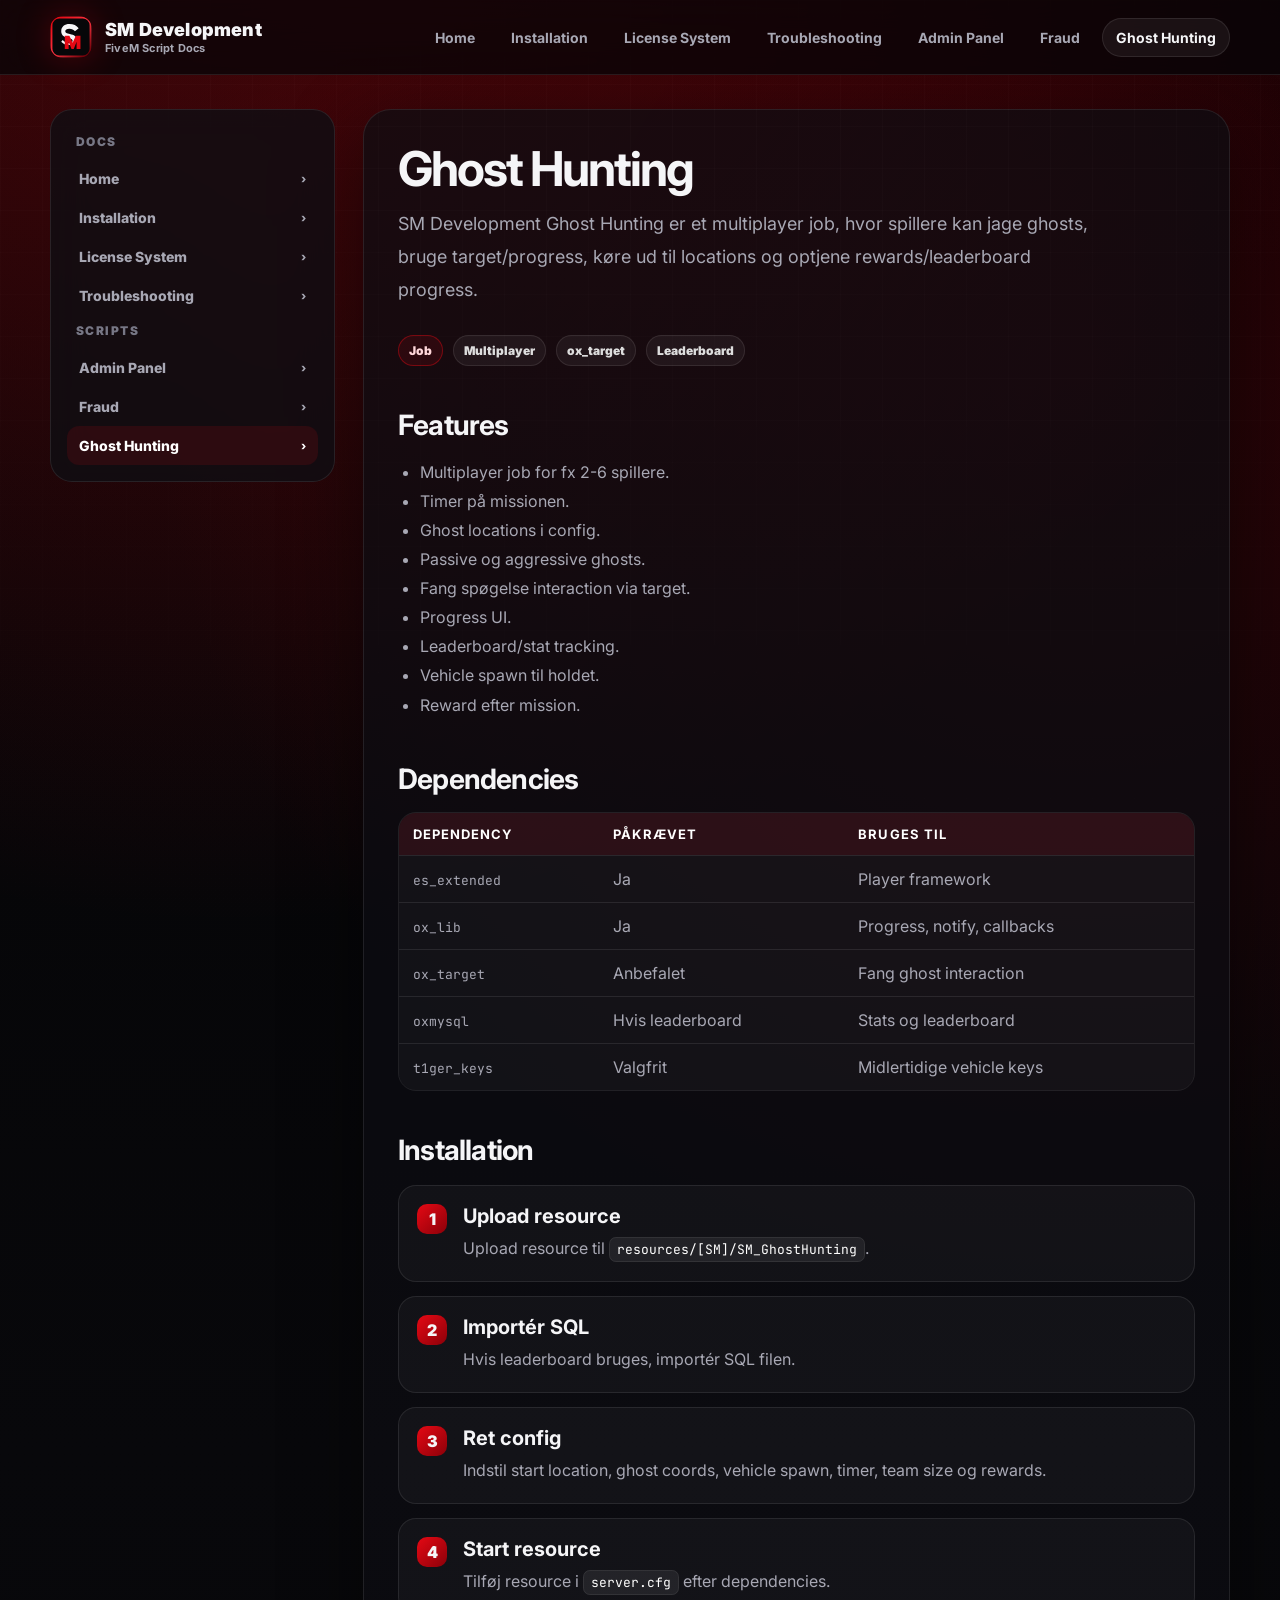
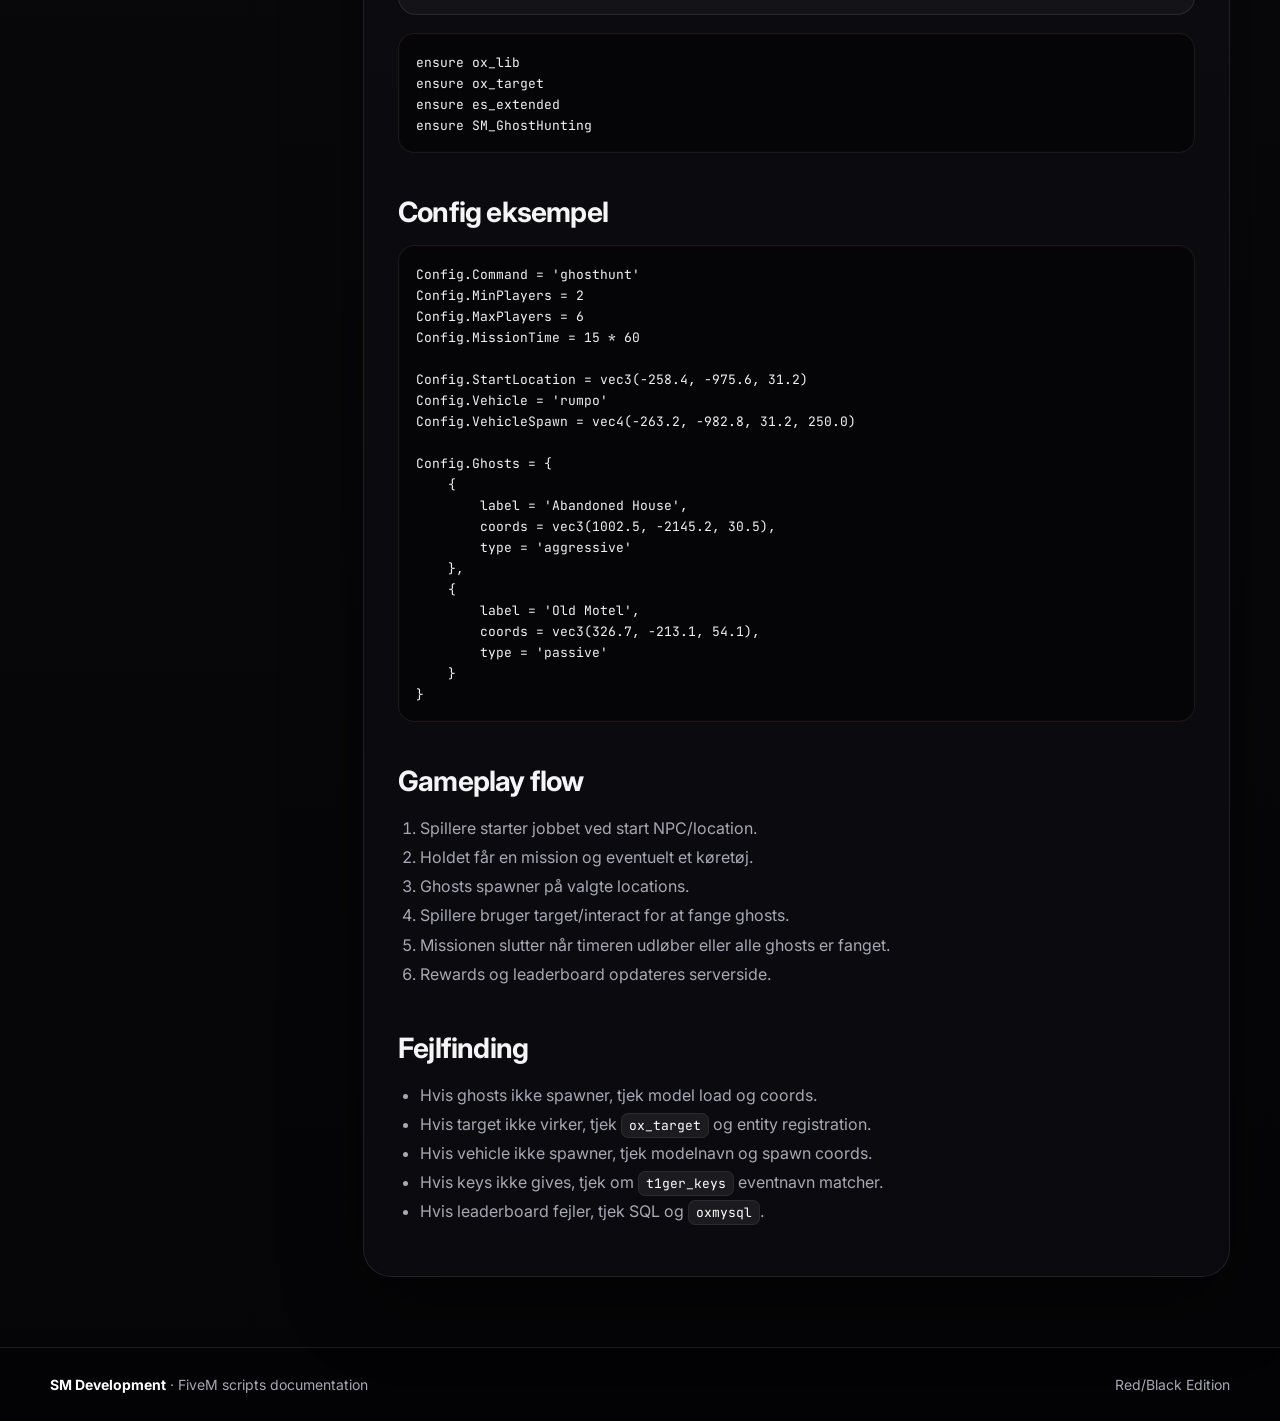
<file: docs/scripts/ghost-hunting.html>
<!doctype html>
<html lang="da">
<head>
  <meta charset="utf-8" />
  <meta name="viewport" content="width=device-width, initial-scale=1" />
  <title>Ghost Hunting · SM Development Docs</title>
  <meta name="description" content="Ghost Hunting script documentation." />
  <link rel="icon" href="../assets/img/sm-logo.svg" />
  <link rel="preconnect" href="https://fonts.googleapis.com">
  <link rel="preconnect" href="https://fonts.gstatic.com" crossorigin>
  <link href="https://fonts.googleapis.com/css2?family=Inter:wght@400;600;700;800;900&family=JetBrains+Mono:wght@500;700&display=swap" rel="stylesheet">
  <link rel="stylesheet" href="../assets/css/style.css" />
</head>
<body>
  <header class="topbar">
    <div class="container nav">
      <a class="brand" href="../index.html" aria-label="SM Development Docs">
        <img class="logo" src="../assets/img/sm-logo.svg" alt="SM Development logo">
        <span>SM Development <small>FiveM Script Docs</small></span>
      </a>
      <button class="mobile-btn" data-mobile-btn>Menu</button>
      <nav class="navlinks" data-navlinks><a data-nav href="../index.html">Home</a><a data-nav href="../installation.html">Installation</a><a data-nav href="../license-system.html">License System</a><a data-nav href="../troubleshooting.html">Troubleshooting</a><a data-nav href="../scripts/admin-panel.html">Admin Panel</a><a data-nav href="../scripts/fraud.html">Fraud</a><a data-nav href="../scripts/ghost-hunting.html">Ghost Hunting</a></nav>
    </div>
  </header>
  <main class="container layout">
    <aside class="sidebar">
      <div class="side-title">Docs</div>
      <a data-nav href="../index.html"><span>Home</span><small>›</small></a><a data-nav href="../installation.html"><span>Installation</span><small>›</small></a><a data-nav href="../license-system.html"><span>License System</span><small>›</small></a><a data-nav href="../troubleshooting.html"><span>Troubleshooting</span><small>›</small></a>
      <div class="side-title">Scripts</div>
      <a data-nav href="../scripts/admin-panel.html"><span>Admin Panel</span><small>›</small></a><a data-nav href="../scripts/fraud.html"><span>Fraud</span><small>›</small></a><a data-nav href="../scripts/ghost-hunting.html"><span>Ghost Hunting</span><small>›</small></a>
    </aside>
    <article class="main doc">
      
<h1>Ghost Hunting</h1>
<p class="lead">SM Development Ghost Hunting er et multiplayer job, hvor spillere kan jage ghosts, bruge target/progress, køre ud til locations og optjene rewards/leaderboard progress.</p>
<div class="meta"><span class="tag red">Job</span><span class="tag">Multiplayer</span><span class="tag">ox_target</span><span class="tag">Leaderboard</span></div>
<h2>Features</h2>
<ul><li>Multiplayer job for fx 2-6 spillere.</li><li>Timer på missionen.</li><li>Ghost locations i config.</li><li>Passive og aggressive ghosts.</li><li>Fang spøgelse interaction via target.</li><li>Progress UI.</li><li>Leaderboard/stat tracking.</li><li>Vehicle spawn til holdet.</li><li>Reward efter mission.</li></ul>
<h2>Dependencies</h2>
<div class="table-wrap"><table><thead><tr><th>Dependency</th><th>Påkrævet</th><th>Bruges til</th></tr></thead><tbody><tr><td><code>es_extended</code></td><td>Ja</td><td>Player framework</td></tr><tr><td><code>ox_lib</code></td><td>Ja</td><td>Progress, notify, callbacks</td></tr><tr><td><code>ox_target</code></td><td>Anbefalet</td><td>Fang ghost interaction</td></tr><tr><td><code>oxmysql</code></td><td>Hvis leaderboard</td><td>Stats og leaderboard</td></tr><tr><td><code>t1ger_keys</code></td><td>Valgfrit</td><td>Midlertidige vehicle keys</td></tr></tbody></table></div>
<h2>Installation</h2>
<div class="steps"><div class="step"><h3>Upload resource</h3><p>Upload resource til <code>resources/[SM]/SM_GhostHunting</code>.</p></div><div class="step"><h3>Importér SQL</h3><p>Hvis leaderboard bruges, importér SQL filen.</p></div><div class="step"><h3>Ret config</h3><p>Indstil start location, ghost coords, vehicle spawn, timer, team size og rewards.</p></div><div class="step"><h3>Start resource</h3><p>Tilføj resource i <code>server.cfg</code> efter dependencies.</p></div></div>
<pre><code>ensure ox_lib
ensure ox_target
ensure es_extended
ensure SM_GhostHunting</code></pre>
<h2>Config eksempel</h2>
<pre><code>Config.Command = 'ghosthunt'
Config.MinPlayers = 2
Config.MaxPlayers = 6
Config.MissionTime = 15 * 60

Config.StartLocation = vec3(-258.4, -975.6, 31.2)
Config.Vehicle = 'rumpo'
Config.VehicleSpawn = vec4(-263.2, -982.8, 31.2, 250.0)

Config.Ghosts = {
    {
        label = 'Abandoned House',
        coords = vec3(1002.5, -2145.2, 30.5),
        type = 'aggressive'
    },
    {
        label = 'Old Motel',
        coords = vec3(326.7, -213.1, 54.1),
        type = 'passive'
    }
}</code></pre>
<h2>Gameplay flow</h2>
<ol><li>Spillere starter jobbet ved start NPC/location.</li><li>Holdet får en mission og eventuelt et køretøj.</li><li>Ghosts spawner på valgte locations.</li><li>Spillere bruger target/interact for at fange ghosts.</li><li>Missionen slutter når timeren udløber eller alle ghosts er fanget.</li><li>Rewards og leaderboard opdateres serverside.</li></ol>
<h2>Fejlfinding</h2>
<ul><li>Hvis ghosts ikke spawner, tjek model load og coords.</li><li>Hvis target ikke virker, tjek <code>ox_target</code> og entity registration.</li><li>Hvis vehicle ikke spawner, tjek modelnavn og spawn coords.</li><li>Hvis keys ikke gives, tjek om <code>t1ger_keys</code> eventnavn matcher.</li><li>Hvis leaderboard fejler, tjek SQL og <code>oxmysql</code>.</li></ul>

    </article>
  </main>
  <footer class="footer"><div class="container footer-inner"><span><b>SM Development</b> · FiveM scripts documentation</span><span>Red/Black Edition</span></div></footer>
  <script src="../assets/js/app.js"></script>
</body>
</html>
</file>
<file: docs/assets/css/style.css>
:root{
  --bg:#050507;
  --bg2:#09090d;
  --panel:rgba(18,18,24,.78);
  --panel2:rgba(25,25,33,.86);
  --border:rgba(255,255,255,.09);
  --border-red:rgba(229,9,20,.42);
  --text:#f5f5f7;
  --muted:#a8a8b4;
  --muted2:#777785;
  --red:#e50914;
  --red2:#ff3340;
  --red3:#8b0009;
  --green:#33d17a;
  --yellow:#ffd166;
  --shadow:0 24px 80px rgba(0,0,0,.48);
  --glow:0 0 34px rgba(229,9,20,.28);
  --radius:22px;
  --radius2:14px;
  --max:1180px;
}
*{box-sizing:border-box}
html{scroll-behavior:smooth}
body{
  margin:0;
  font-family:Inter,ui-sans-serif,system-ui,-apple-system,BlinkMacSystemFont,"Segoe UI",sans-serif;
  color:var(--text);
  background:
    radial-gradient(circle at 18% -8%, rgba(229,9,20,.34), transparent 34%),
    radial-gradient(circle at 84% 12%, rgba(117,0,8,.36), transparent 32%),
    linear-gradient(180deg,#030304 0%,#08080b 48%,#050507 100%);
  min-height:100vh;
}
body::before{
  content:"";
  position:fixed;
  inset:0;
  pointer-events:none;
  background-image:
    linear-gradient(rgba(255,255,255,.025) 1px,transparent 1px),
    linear-gradient(90deg,rgba(255,255,255,.025) 1px,transparent 1px);
  background-size:42px 42px;
  mask-image:linear-gradient(to bottom,rgba(0,0,0,.75),rgba(0,0,0,.05));
}
a{color:inherit;text-decoration:none}
code,kbd,pre{font-family:"JetBrains Mono","Cascadia Code",Consolas,monospace}
.container{width:min(var(--max),calc(100% - 40px));margin:0 auto}
.topbar{
  position:sticky;top:0;z-index:50;
  background:rgba(5,5,7,.72);
  border-bottom:1px solid var(--border);
  backdrop-filter:blur(20px);
}
.nav{height:74px;display:flex;align-items:center;justify-content:space-between;gap:20px}
.brand{display:flex;align-items:center;gap:13px;font-weight:900;letter-spacing:.2px}
.logo{width:42px;height:42px;border-radius:13px;box-shadow:var(--glow)}
.brand span{display:block;font-size:18px}.brand small{display:block;color:var(--muted);font-size:11px;font-weight:700;margin-top:1px}
.navlinks{display:flex;align-items:center;gap:8px}
.navlinks a,.mobile-btn{
  color:var(--muted);
  padding:10px 13px;
  border:1px solid transparent;
  border-radius:999px;
  font-size:14px;
  font-weight:700;
}
.navlinks a:hover,.navlinks a.active{color:var(--text);background:rgba(255,255,255,.06);border-color:var(--border)}
.mobile-btn{display:none;background:rgba(255,255,255,.06);color:var(--text);cursor:pointer}
.hero{padding:82px 0 46px;position:relative;overflow:hidden}
.hero-grid{display:grid;grid-template-columns:1.07fr .93fr;gap:28px;align-items:center}
.badge{display:inline-flex;align-items:center;gap:9px;padding:9px 13px;border:1px solid var(--border-red);background:rgba(229,9,20,.10);color:#ffd9dc;border-radius:999px;font-weight:800;font-size:13px;box-shadow:var(--glow)}
.badge .dot{width:8px;height:8px;background:var(--red2);border-radius:50%;box-shadow:0 0 18px var(--red2)}
h1{font-size:clamp(42px,7vw,82px);line-height:.94;margin:22px 0 18px;letter-spacing:-3.5px}
.gradient-text{background:linear-gradient(90deg,#fff 0%,#fff 38%,#ff4450 74%,#b2000b 100%);-webkit-background-clip:text;background-clip:text;color:transparent}
.lead{font-size:18px;line-height:1.75;color:var(--muted);max-width:690px;margin:0 0 28px}
.actions{display:flex;gap:12px;flex-wrap:wrap}
.btn{display:inline-flex;align-items:center;gap:10px;padding:13px 17px;border-radius:14px;border:1px solid var(--border);font-weight:900;transition:.18s transform,.18s background,.18s border-color}.btn:hover{transform:translateY(-2px)}
.btn.primary{background:linear-gradient(135deg,var(--red),var(--red3));border-color:rgba(255,255,255,.12);box-shadow:var(--glow)}
.btn.ghost{background:rgba(255,255,255,.06);color:#fff}.btn.ghost:hover{background:rgba(255,255,255,.09);border-color:var(--border-red)}
.hero-card{position:relative;border:1px solid var(--border);background:linear-gradient(180deg,rgba(30,30,38,.82),rgba(12,12,17,.88));box-shadow:var(--shadow);border-radius:30px;padding:26px;overflow:hidden}
.hero-card::before{content:"";position:absolute;inset:-2px;background:radial-gradient(circle at 15% 10%,rgba(229,9,20,.35),transparent 34%);pointer-events:none}
.status-line{position:relative;display:flex;justify-content:space-between;align-items:center;padding:14px 0;border-bottom:1px solid var(--border);gap:12px}.status-line:last-child{border-bottom:0}.status-line b{font-size:14px}.status-line span{color:var(--muted);font-size:13px}.pill{padding:6px 10px;border-radius:999px;background:rgba(229,9,20,.12);border:1px solid var(--border-red);color:#ffd5d8;font-size:12px;font-weight:900;white-space:nowrap}.pill.ok{background:rgba(51,209,122,.12);border-color:rgba(51,209,122,.25);color:#b8ffd6}.pill.warn{background:rgba(255,209,102,.12);border-color:rgba(255,209,102,.26);color:#ffe6a6}
.section{padding:50px 0}.section-head{display:flex;align-items:flex-end;justify-content:space-between;gap:24px;margin-bottom:18px}.section h2{font-size:32px;letter-spacing:-1.4px;margin:0}.section p.sub{color:var(--muted);margin:8px 0 0;line-height:1.7;max-width:700px}
.grid{display:grid;gap:18px}.grid.cols-3{grid-template-columns:repeat(3,1fr)}.grid.cols-2{grid-template-columns:repeat(2,1fr)}
.card{border:1px solid var(--border);background:linear-gradient(180deg,rgba(24,24,31,.76),rgba(11,11,15,.76));border-radius:var(--radius);padding:22px;box-shadow:0 14px 44px rgba(0,0,0,.25);position:relative;overflow:hidden}.card::after{content:"";position:absolute;inset:0;background:radial-gradient(circle at 85% -20%,rgba(229,9,20,.18),transparent 38%);pointer-events:none}.card>*{position:relative}.card:hover{border-color:rgba(229,9,20,.32);box-shadow:var(--shadow)}
.icon{width:48px;height:48px;border-radius:16px;display:grid;place-items:center;background:linear-gradient(135deg,rgba(229,9,20,.22),rgba(80,0,7,.16));border:1px solid var(--border-red);font-size:22px;box-shadow:var(--glow)}
.card h3{font-size:21px;margin:16px 0 10px}.card p{color:var(--muted);line-height:1.65;margin:0 0 16px}.card ul{margin:0 0 18px;padding-left:18px;color:var(--muted);line-height:1.8}.card-link{display:inline-flex;color:#fff;font-weight:900;align-items:center;gap:8px}.card-link:hover{color:#ff5964}
.layout{display:grid;grid-template-columns:285px 1fr;gap:28px;padding:34px 0 70px}.sidebar{position:sticky;top:96px;align-self:start;border:1px solid var(--border);background:rgba(15,15,20,.78);backdrop-filter:blur(18px);border-radius:var(--radius);padding:16px}.side-title{color:var(--muted2);font-weight:900;font-size:12px;text-transform:uppercase;letter-spacing:.12em;margin:8px 9px 10px}.sidebar a{display:flex;align-items:center;justify-content:space-between;color:var(--muted);padding:11px 12px;border-radius:12px;font-weight:800;font-size:14px}.sidebar a:hover,.sidebar a.active{background:rgba(229,9,20,.12);color:#fff}.main{min-width:0}.doc{border:1px solid var(--border);background:rgba(13,13,18,.72);border-radius:28px;box-shadow:var(--shadow);padding:34px}.doc h1{font-size:48px;letter-spacing:-2px;margin:0 0 14px;line-height:1.05}.doc h2{font-size:28px;margin:42px 0 12px;letter-spacing:-.8px}.doc h3{font-size:20px;margin:26px 0 10px}.doc p,.doc li{color:var(--muted);line-height:1.82}.doc a{color:#ff5964;font-weight:800}.doc ul,.doc ol{padding-left:22px}.meta{display:flex;gap:10px;flex-wrap:wrap;margin:18px 0 24px}.tag{display:inline-flex;padding:7px 10px;border-radius:999px;border:1px solid var(--border);background:rgba(255,255,255,.05);color:#ddd;font-size:12px;font-weight:900}.tag.red{border-color:var(--border-red);background:rgba(229,9,20,.11);color:#ffd7da}
.callout{border:1px solid var(--border-red);background:linear-gradient(135deg,rgba(229,9,20,.11),rgba(20,20,28,.65));border-radius:18px;padding:16px 18px;margin:18px 0}.callout strong{color:#fff}.callout p{margin:5px 0 0}.callout.warning{border-color:rgba(255,209,102,.28);background:rgba(255,209,102,.07)}
.steps{counter-reset:step;display:grid;gap:14px;margin:18px 0}.step{counter-increment:step;border:1px solid var(--border);background:rgba(255,255,255,.035);border-radius:18px;padding:18px 18px 18px 64px;position:relative}.step::before{content:counter(step);position:absolute;left:18px;top:18px;width:30px;height:30px;border-radius:10px;background:linear-gradient(135deg,var(--red),var(--red3));display:grid;place-items:center;font-weight:950}.step h3{margin:0 0 6px}.step p{margin:0}
pre{background:#050507;border:1px solid rgba(255,255,255,.08);border-radius:16px;padding:17px;overflow:auto;color:#f2f2f4;box-shadow:inset 0 0 0 1px rgba(229,9,20,.035)}code{font-size:13px}p code,li code{background:rgba(255,255,255,.07);padding:3px 7px;border-radius:7px;color:#fff;border:1px solid rgba(255,255,255,.07)}
.table-wrap{overflow:auto;border:1px solid var(--border);border-radius:18px;margin:16px 0}table{width:100%;border-collapse:collapse;min-width:640px;background:rgba(255,255,255,.03)}th,td{text-align:left;padding:13px 14px;border-bottom:1px solid var(--border);color:var(--muted);vertical-align:top}th{color:#fff;background:rgba(229,9,20,.10);font-size:13px;text-transform:uppercase;letter-spacing:.08em}tr:last-child td{border-bottom:0}
.footer{border-top:1px solid var(--border);background:rgba(0,0,0,.32);padding:28px 0;color:var(--muted);font-size:14px}.footer-inner{display:flex;align-items:center;justify-content:space-between;gap:18px}.footer b{color:#fff}
.search{position:relative;min-width:250px}.search input{width:100%;background:rgba(255,255,255,.06);border:1px solid var(--border);border-radius:999px;color:#fff;padding:11px 38px 11px 14px;outline:none}.search input:focus{border-color:var(--border-red);box-shadow:var(--glow)}.search span{position:absolute;right:14px;top:50%;transform:translateY(-50%);color:var(--muted)}
.hidden{display:none!important}
@media(max-width:900px){.hero-grid,.layout,.grid.cols-3,.grid.cols-2{grid-template-columns:1fr}.sidebar{position:relative;top:0}.navlinks{display:none;position:absolute;right:20px;top:76px;flex-direction:column;align-items:stretch;background:rgba(10,10,14,.98);border:1px solid var(--border);border-radius:18px;padding:10px;width:230px;box-shadow:var(--shadow)}.navlinks.open{display:flex}.mobile-btn{display:inline-flex}.search{min-width:0}.doc{padding:24px}.doc h1{font-size:38px}.footer-inner{flex-direction:column;align-items:flex-start}h1{letter-spacing:-2px}}
@media(max-width:560px){.container{width:min(100% - 24px,var(--max))}.hero{padding-top:54px}.actions .btn{width:100%;justify-content:center}.section-head{display:block}.nav{height:68px}.brand span{font-size:16px}.brand small{display:none}.logo{width:38px;height:38px}.doc h1{font-size:33px}.doc{border-radius:20px}.hero-card{border-radius:22px}.grid{gap:14px}}
</file>
